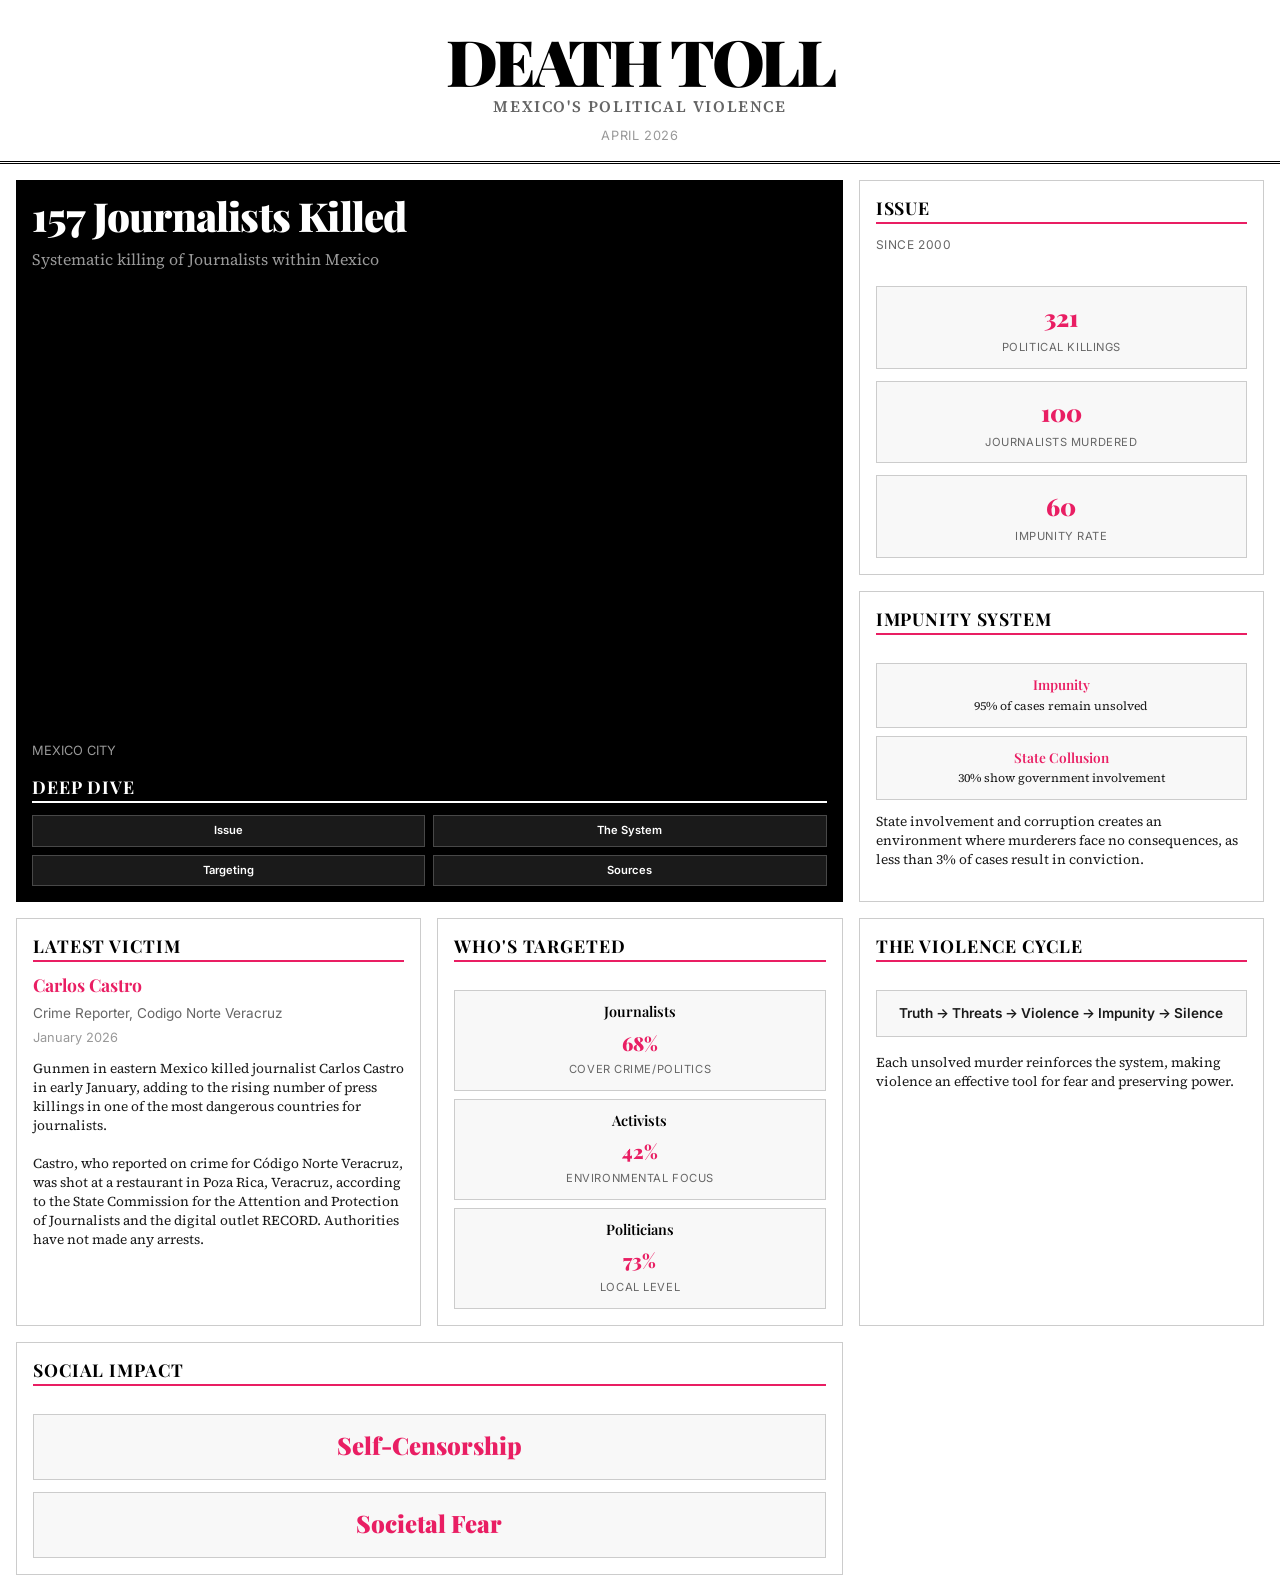
<file: index.html>
<!DOCTYPE html>
<html lang="en">

<head>
    <meta charset="UTF-8">
    <meta name="viewport" content="width=device-width, initial-scale=1.0">
    <title>DEATH TOLL - Mexico's Crisis of Violence</title>
    <link rel="stylesheet" href="styles.css">
    <link rel="preconnect" href="https://fonts.googleapis.com">
    <link rel="preconnect" href="https://fonts.gstatic.com" crossorigin>
    <link
        href="https://fonts.googleapis.com/css2?family=Playfair+Display:wght@400;700;900&family=Inter:wght@300;400;500;600;700&family=Source+Serif+Pro:wght@400;600&display=swap"
        rel="stylesheet">
</head>

<body>
    <div class="newspaper-container">
        <!-- Masthead -->
        <header class="newspaper-masthead">
            <div class="masthead-title">DEATH TOLL</div>
            <div class="masthead-subtitle">Mexico's Political Violence</div>
            <div class="masthead-date">April 2026</div>
        </header>

        <!-- Grid Layout -->
        <div class="newspaper-grid">
            <!-- Main Story Block -->
            <article class="story-block main-story">
                <h1 class="story-headline">157 Journalists Killed</h1>
                <div class="story-deck">Systematic killing of Journalists within Mexico</div>
                <div class="story-meta">
                    <span class="location">MEXICO CITY</span>
                </div>
                <div class="section-links">
                    <h2 class="block-title">DEEP DIVE</h2>
                    <div class="section-links-grid">
                        <a href="sections/issue.html" class="section-link">Issue</a>
                        <a href="sections/system.html" class="section-link">The System</a>
                        <a href="sections/targeting.html" class="section-link">Targeting</a>
                        <a href="sections/normalization.html" class="section-link">Sources</a>
                    </div>
                </div>
            </article>

            <!-- Statistics Block -->
            <article class="story-block stats-block">
                <h2 class="block-title">ISSUE</h2>
                <p class="block-subtitle">Since 2000</p>
                <div class="stats-grid">
                    <div class="stat-item">
                        <div class="stat-number">503</div>
                        <div class="stat-label">Political Killings</div>
                    </div>
                    <div class="stat-item">
                        <div class="stat-number">157</div>
                        <div class="stat-label">Journalists Murdered</div>
                    </div>
                    <div class="stat-item">
                        <div class="stat-number">95%</div>
                        <div class="stat-label">Impunity Rate</div>
                    </div>
                </div>
            </article>

            <!-- System Analysis Block -->
            <article class="story-block system-block">
                <h2 class="block-title">IMPUNITY SYSTEM</h2>
                <div class="system-factors">
                    <div class="factor">
                        <h4>Impunity</h4>
                        <p>95% of cases remain unsolved</p>
                    </div>
                    <div class="factor">
                        <h4>State Collusion</h4>
                        <p>30% show government involvement</p>
                    </div>
                </div>
                <p class="block-text">State involvement and corruption creates an environment where murderers face no
                    consequences, as less than 3% of cases result in conviction.</p>
            </article>

            <!-- Journalist Headline Block -->
            <article class="story-block journalist-block">
                <h2 class="block-title">LATEST VICTIM</h2>
                <div class="journalist-content">
                    <h3 class="journalist-name">Carlos Castro</h3>
                    <p class="journalist-role">Crime Reporter, Codigo Norte Veracruz</p>
                    <p class="journalist-date">January 2026</p>
                    <p class="block-text">Gunmen in eastern Mexico killed journalist Carlos Castro in early January, adding to the rising number of press killings in
                        one of the most dangerous countries for journalists.
                        <br> <br>Castro, who reported on crime for Código Norte Veracruz, was shot at a restaurant in
                        Poza Rica, Veracruz, according to the State Commission for the Attention and Protection of
                        Journalists and the digital outlet RECORD. Authorities have not made any arrests.
                    </p>
                </div>
            </article>

            <!-- Targeting Block -->
            <article class="story-block targeting-block">
                <h2 class="block-title">WHO'S TARGETED</h2>
                <div class="target-grid">
                    <div class="target-item">
                        <h3>Journalists</h3>
                        <div class="target-stat">68%</div>
                        <div class="target-desc">cover crime/politics</div>
                    </div>
                    <div class="target-item">
                        <h3>Activists</h3>
                        <div class="target-stat">42%</div>
                        <div class="target-desc">environmental focus</div>
                    </div>
                    <div class="target-item">
                        <h3>Politicians</h3>
                        <div class="target-stat">73%</div>
                        <div class="target-desc">local level</div>
                    </div>
                </div>
            </article>

            <!-- Cycle Block -->
            <article class="story-block cycle-block">
                <h2 class="block-title">THE VIOLENCE CYCLE</h2>
                <div class="cycle-steps">
                    <div class="cycle-step">Truth → Threats → Violence → Impunity → Silence</div>
                </div>
                <p class="block-text">Each unsolved murder reinforces the system, making violence
                    an effective tool for fear and preserving power.</p>
            </article>


            <!-- Impact Block -->
            <article class="story-block impact-block">
                <h2 class="block-title">SOCIAL IMPACT</h2>
                <div class="impact-stats">
                    <div class="impact-stat">
                        <div class="impact-number">Self-Censorship</div>
                    </div>
                    <div class="impact-stat">
                        <div class="impact-number">Societal Fear</div>
                    </div>
                </div>
            </article>

        </div>

    </div>

    <script src="script.js"></script>
</body>

</html>
</file>
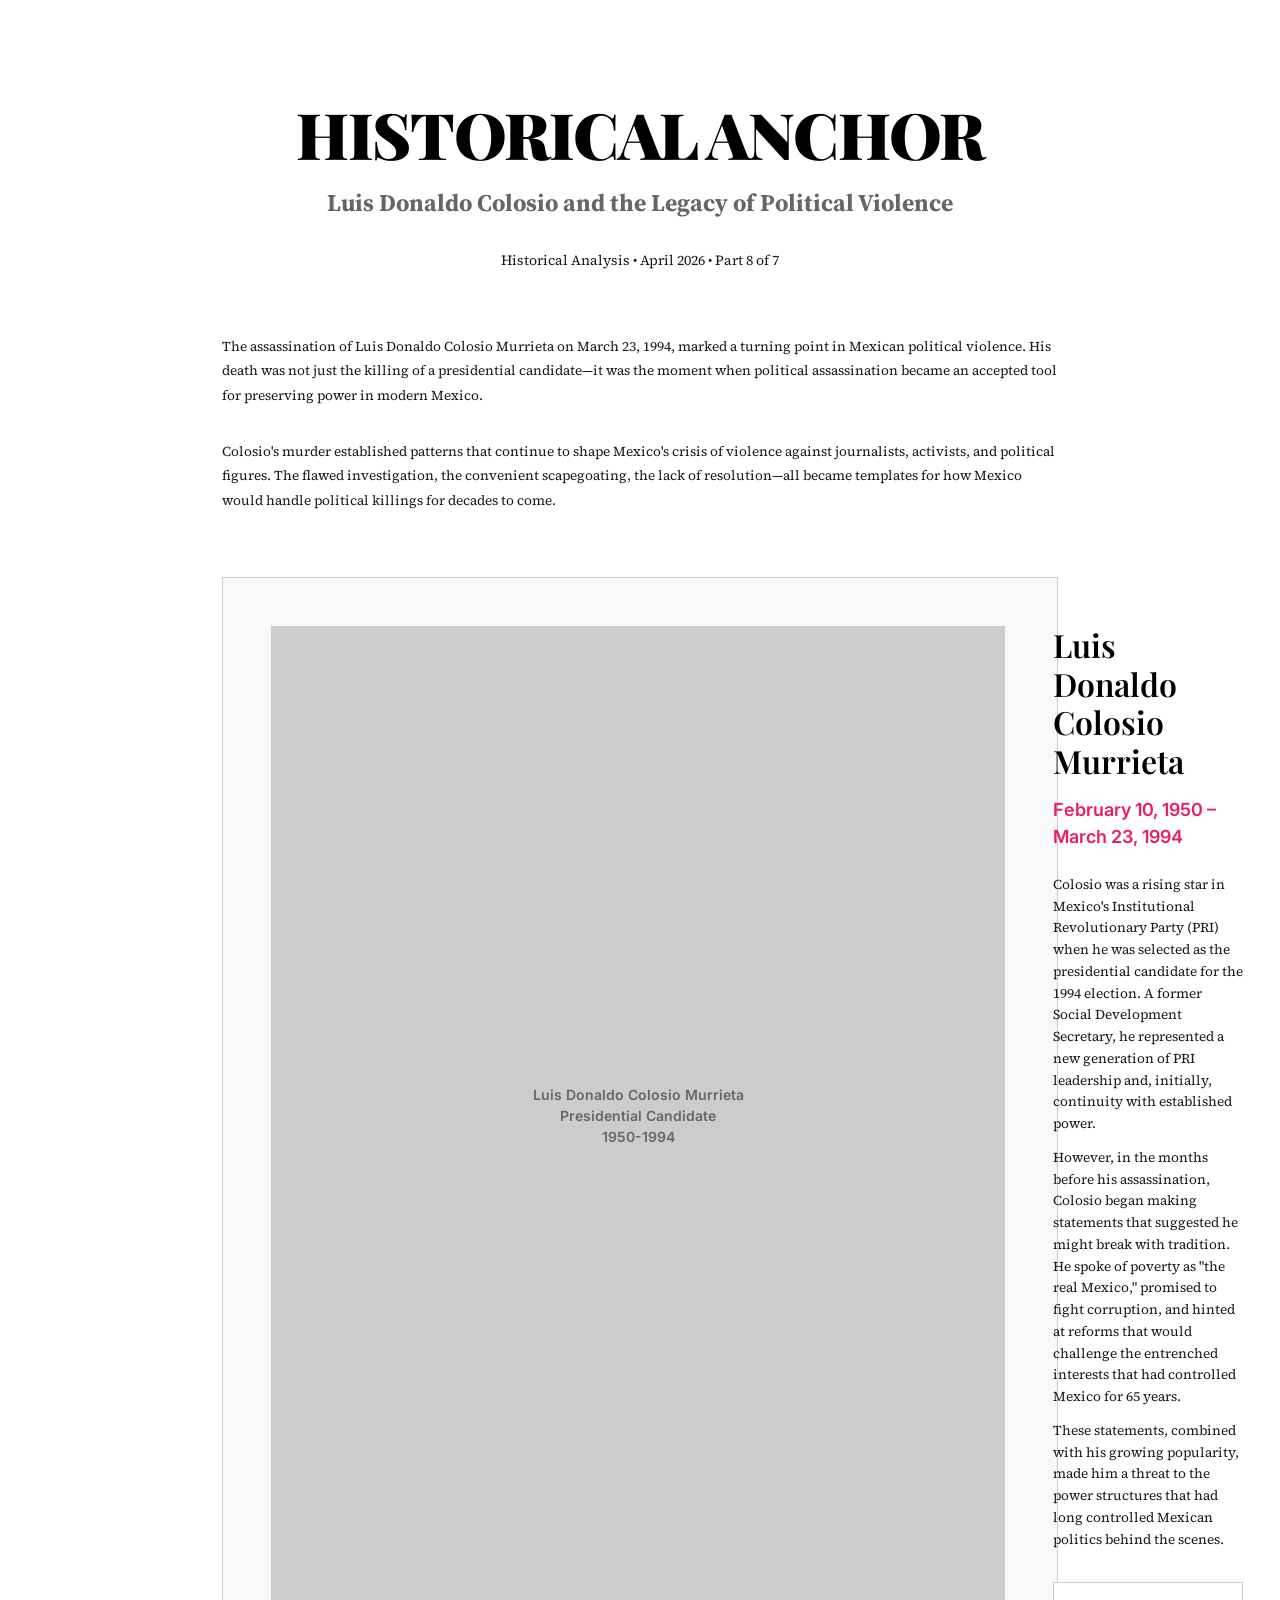
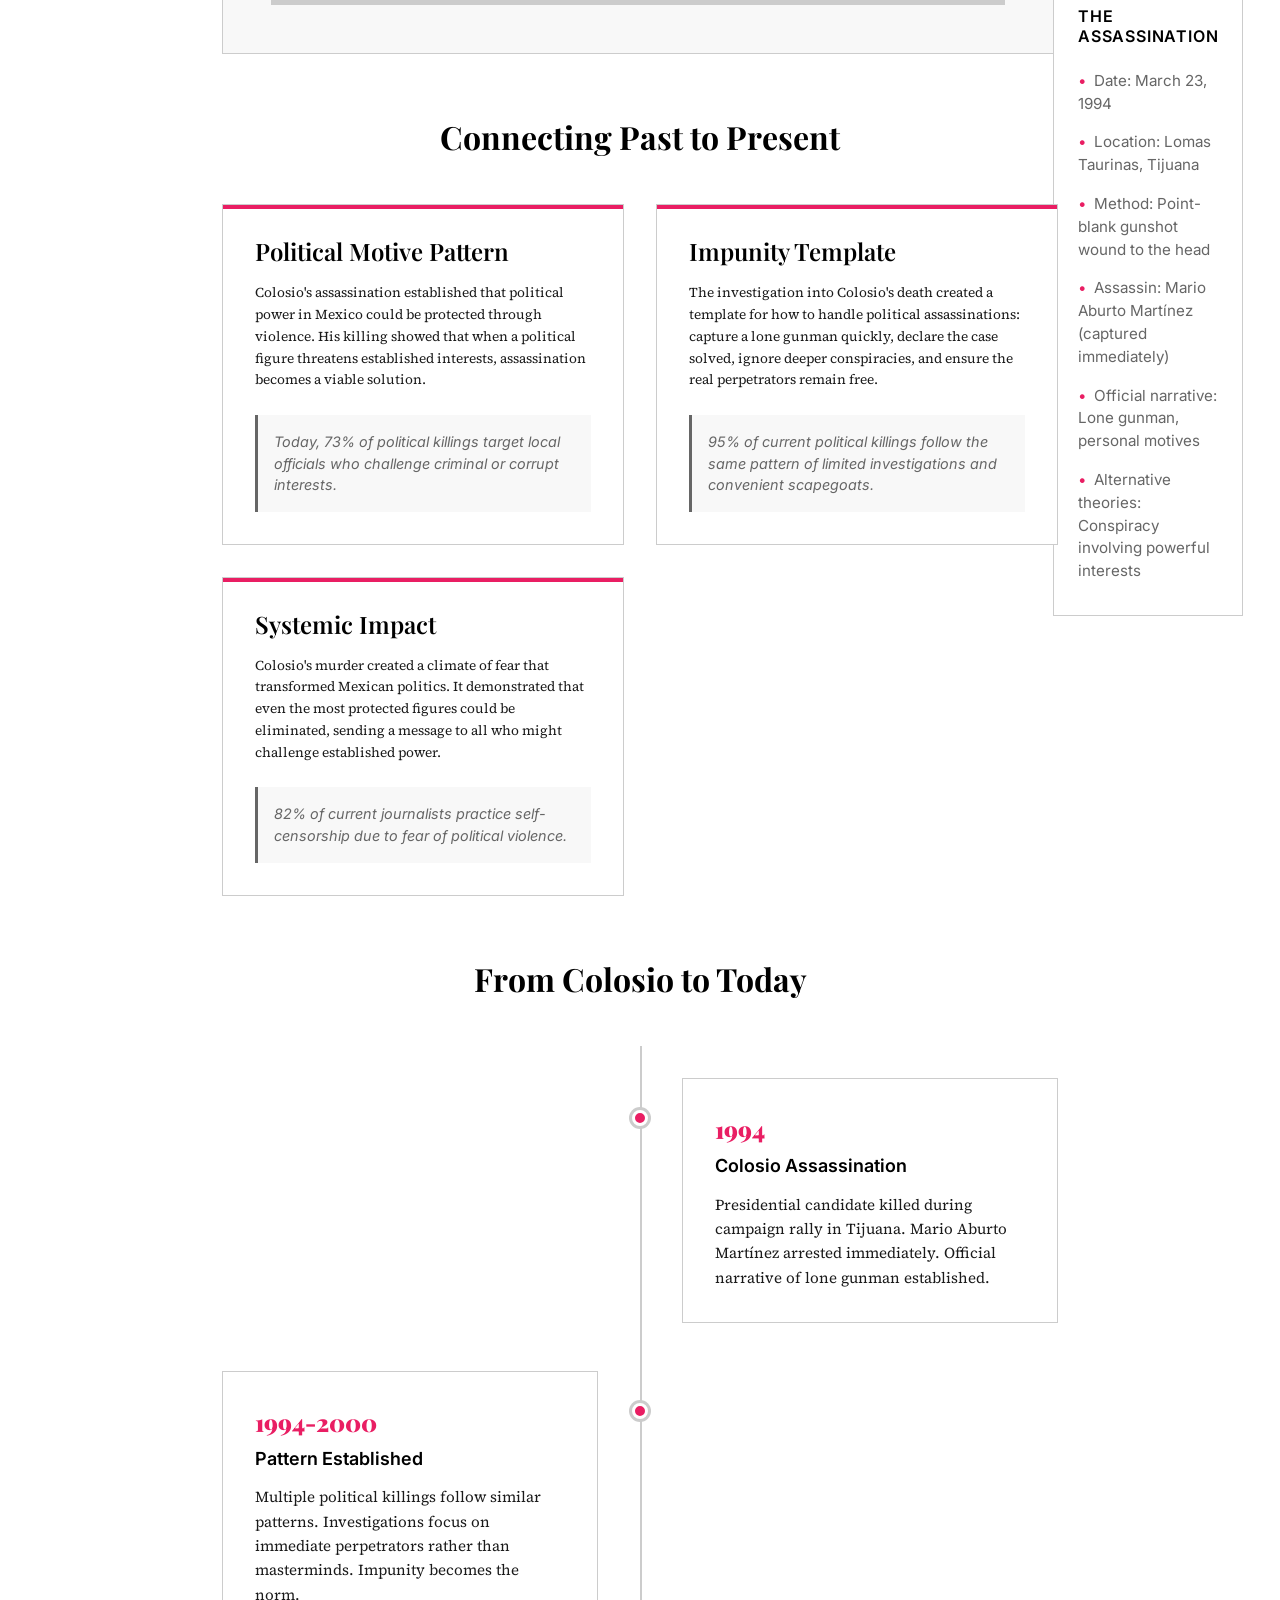
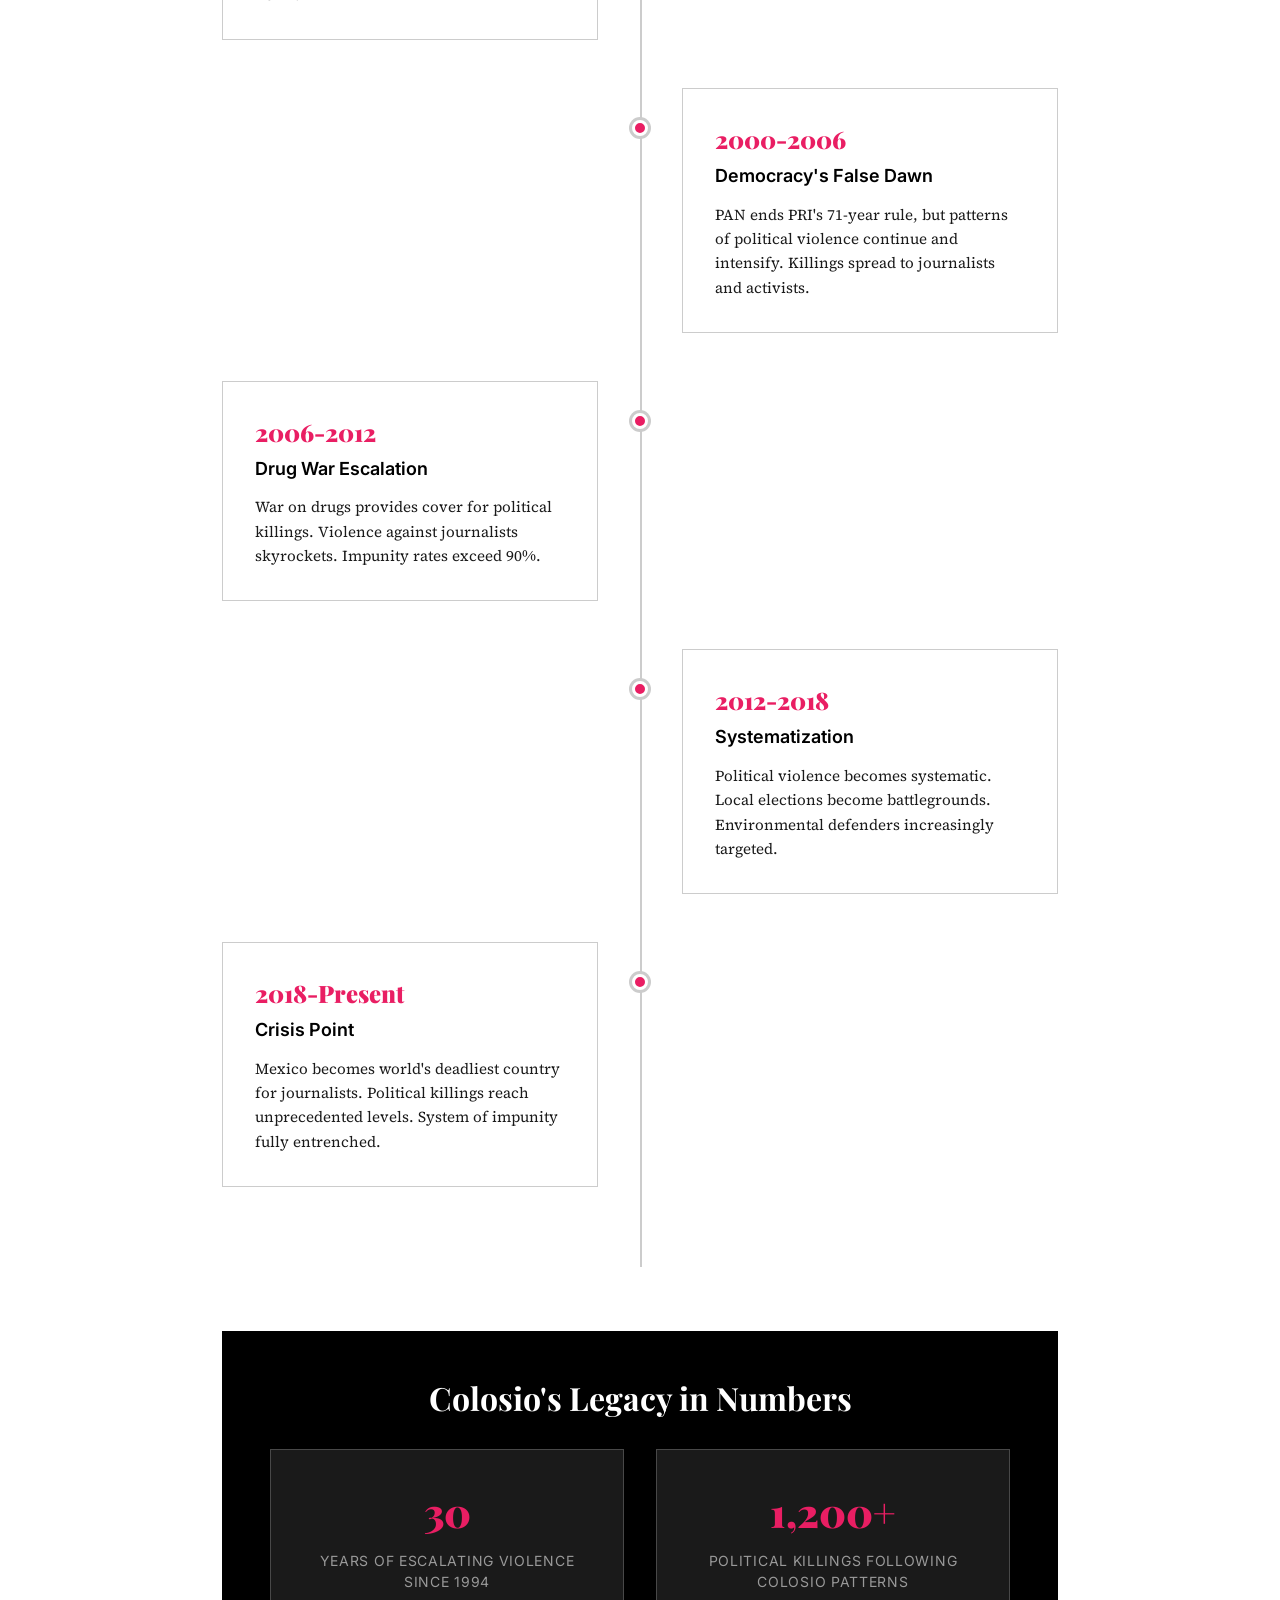
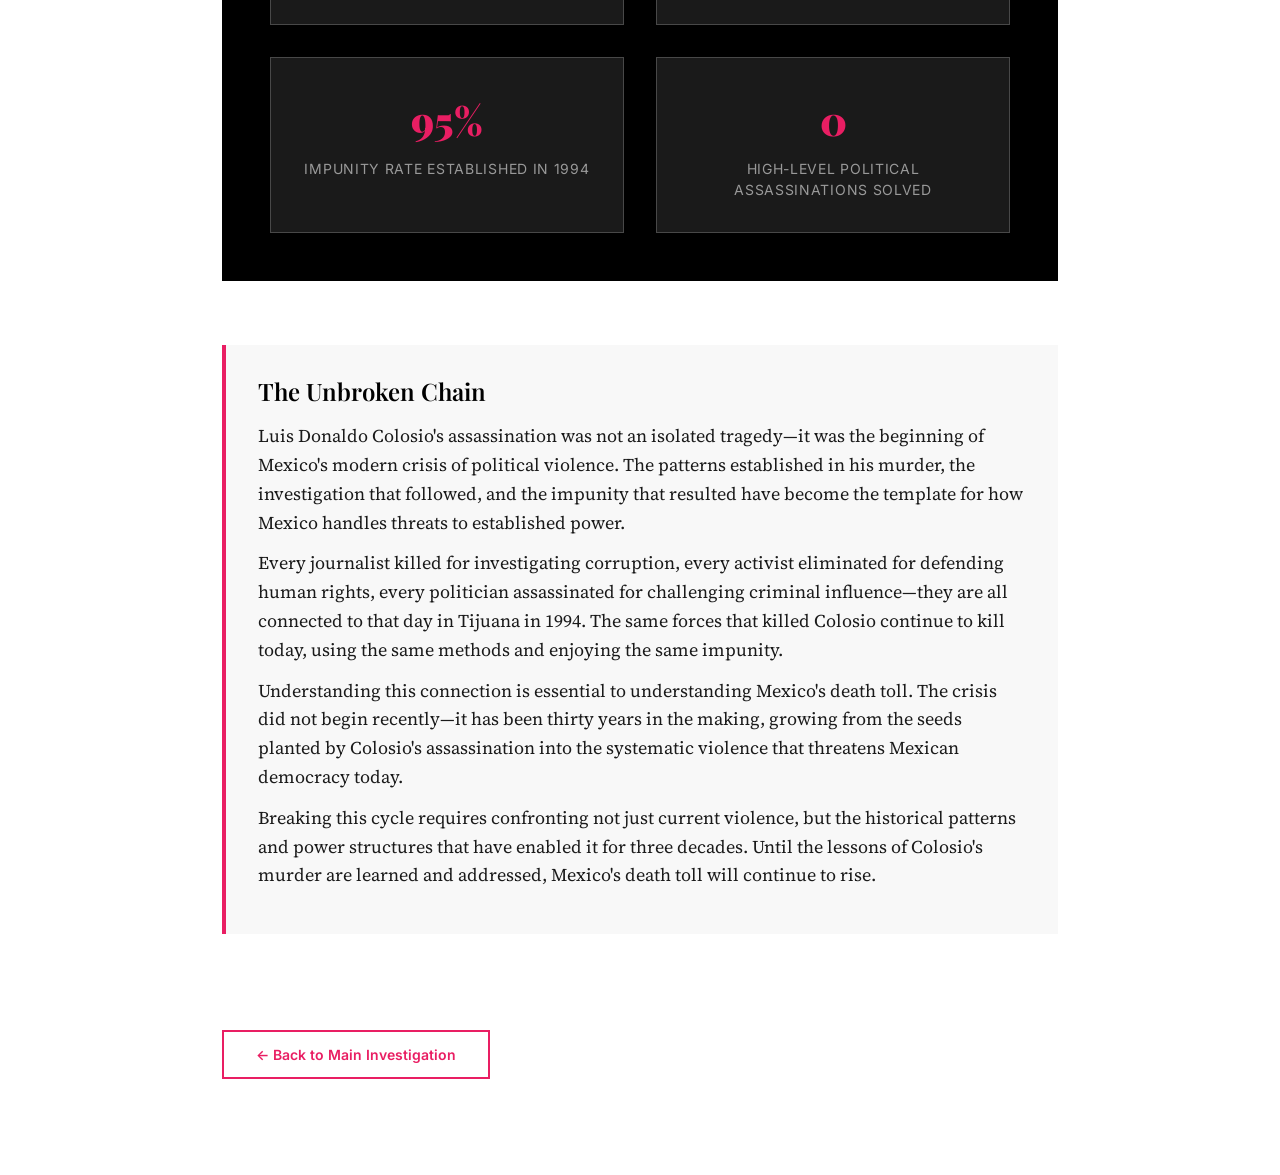
<file: sections/history.html>
<!DOCTYPE html>
<html lang="en">
<head>
    <meta charset="UTF-8">
    <meta name="viewport" content="width=device-width, initial-scale=1.0">
    <title>Historical Anchor: Luis Donaldo Colosio - Death Toll Investigation</title>
    <link rel="stylesheet" href="../styles.css">
    <link rel="preconnect" href="https://fonts.googleapis.com">
    <link rel="preconnect" href="https://fonts.gstatic.com" crossorigin>
    <link href="https://fonts.googleapis.com/css2?family=Playfair+Display:wght@400;700;900&family=Inter:wght@300;400;500;600;700&family=Source+Serif+Pro:wght@400;600&display=swap" rel="stylesheet">
    <style>
        .history-detail {
            max-width: 900px;
            margin: 0 auto;
            padding: 6rem 2rem;
        }
        
        .detail-header {
            text-align: center;
            margin-bottom: 4rem;
        }
        
        .detail-title {
            font-family: var(--font-display);
            font-size: clamp(2.5rem, 6vw, 4rem);
            font-weight: 900;
            color: var(--color-black);
            margin-bottom: 1rem;
        }
        
        .detail-subtitle {
            font-family: var(--font-serif);
            font-size: 1.5rem;
            color: var(--color-gray);
            margin-bottom: 2rem;
        }
        
        .history-overview {
            font-family: var(--font-serif);
            line-height: 1.8;
            font-size: 1.125rem;
            color: var(--color-dark-gray);
            margin-bottom: 3rem;
        }
        
        .history-overview p {
            max-width: none;
            margin-bottom: 2rem;
        }
        
        .colosio-feature {
            display: grid;
            grid-template-columns: 1fr 1fr;
            gap: 3rem;
            margin: 4rem 0;
            background: var(--color-off-white);
            border: 1px solid var(--color-lighter-gray);
            padding: 3rem;
        }
        
        .colosio-image {
            aspect-ratio: 3/4;
            background: var(--color-lighter-gray);
            display: flex;
            align-items: center;
            justify-content: center;
            color: var(--color-gray);
            font-family: var(--font-sans);
            font-weight: 600;
            text-align: center;
            padding: 2rem;
        }
        
        .colosio-info h3 {
            font-family: var(--font-display);
            font-size: 2rem;
            color: var(--color-black);
            margin-bottom: 1rem;
        }
        
        .colosio-dates {
            font-family: var(--font-sans);
            font-size: 1.125rem;
            color: var(--color-accent);
            margin-bottom: 1.5rem;
            font-weight: 600;
        }
        
        .colosio-bio {
            font-family: var(--font-serif);
            line-height: 1.6;
            color: var(--color-dark-gray);
            margin-bottom: 2rem;
        }
        
        .assassination-details {
            background: var(--color-white);
            border: 1px solid var(--color-lighter-gray);
            padding: 1.5rem;
            margin-top: 2rem;
        }
        
        .assassination-details h4 {
            font-family: var(--font-sans);
            font-size: 1rem;
            font-weight: 600;
            color: var(--color-black);
            margin-bottom: 1rem;
            text-transform: uppercase;
            letter-spacing: 0.05em;
        }
        
        .assassination-details ul {
            list-style: none;
        }
        
        .assassination-details li {
            padding: 0.5rem 0;
            font-family: var(--font-sans);
            font-size: 0.95rem;
            color: var(--color-gray);
        }
        
        .assassination-details li::before {
            content: '•';
            color: var(--color-accent);
            margin-right: 0.5rem;
        }
        
        .connections-section {
            margin: 4rem 0;
        }
        
        .connections-section h2 {
            font-family: var(--font-display);
            font-size: 2rem;
            color: var(--color-black);
            text-align: center;
            margin-bottom: 3rem;
        }
        
        .connections-grid {
            display: grid;
            grid-template-columns: repeat(auto-fit, minmax(300px, 1fr));
            gap: 2rem;
        }
        
        .connection-card {
            background: var(--color-white);
            border: 1px solid var(--color-lighter-gray);
            padding: 2rem;
            position: relative;
        }
        
        .connection-card::before {
            content: '';
            position: absolute;
            top: 0;
            left: 0;
            right: 0;
            height: 4px;
            background: var(--color-accent);
        }
        
        .connection-title {
            font-family: var(--font-display);
            font-size: 1.5rem;
            color: var(--color-black);
            margin-bottom: 1rem;
        }
        
        .connection-description {
            font-family: var(--font-serif);
            line-height: 1.6;
            color: var(--color-dark-gray);
            margin-bottom: 1.5rem;
        }
        
        .connection-example {
            background: var(--color-off-white);
            border-left: 3px solid var(--color-gray);
            padding: 1rem;
            font-family: var(--font-sans);
            font-style: italic;
            color: var(--color-gray);
            font-size: 0.9rem;
            margin-top: 1rem;
        }
        
        .timeline-section {
            margin: 4rem 0;
        }
        
        .timeline-section h2 {
            font-family: var(--font-display);
            font-size: 2rem;
            color: var(--color-black);
            text-align: center;
            margin-bottom: 3rem;
        }
        
        .historical-timeline {
            position: relative;
            padding: 2rem 0;
        }
        
        .historical-timeline::before {
            content: '';
            position: absolute;
            left: 50%;
            top: 0;
            bottom: 0;
            width: 2px;
            background: var(--color-lighter-gray);
        }
        
        .timeline-event {
            display: flex;
            margin-bottom: 3rem;
            position: relative;
        }
        
        .timeline-event:nth-child(odd) {
            flex-direction: row-reverse;
        }
        
        .event-content {
            width: 45%;
            background: var(--color-white);
            border: 1px solid var(--color-lighter-gray);
            padding: 2rem;
        }
        
        .event-year {
            font-family: var(--font-display);
            font-size: 1.5rem;
            font-weight: 900;
            color: var(--color-accent);
            margin-bottom: 0.5rem;
        }
        
        .event-title {
            font-family: var(--font-sans);
            font-size: 1.125rem;
            font-weight: 600;
            color: var(--color-black);
            margin-bottom: 1rem;
        }
        
        .event-description {
            font-family: var(--font-serif);
            line-height: 1.6;
            color: var(--color-dark-gray);
            font-size: 0.95rem;
        }
        
        .timeline-dot {
            position: absolute;
            left: 50%;
            top: 2rem;
            transform: translateX(-50%);
            width: 16px;
            height: 16px;
            background: var(--color-accent);
            border-radius: 50%;
            border: 3px solid var(--color-white);
            box-shadow: 0 0 0 3px var(--color-lighter-gray);
        }
        
        .legacy-section {
            background: var(--color-black);
            color: var(--color-white);
            padding: 3rem;
            margin: 4rem 0;
        }
        
        .legacy-section h2 {
            font-family: var(--font-display);
            font-size: 2rem;
            color: var(--color-white);
            text-align: center;
            margin-bottom: 2rem;
        }
        
        .legacy-grid {
            display: grid;
            grid-template-columns: repeat(auto-fit, minmax(250px, 1fr));
            gap: 2rem;
        }
        
        .legacy-item {
            background: rgba(255, 255, 255, 0.1);
            border: 1px solid rgba(255, 255, 255, 0.2);
            padding: 2rem;
            text-align: center;
        }
        
        .legacy-number {
            font-family: var(--font-display);
            font-size: 2.5rem;
            font-weight: 900;
            color: var(--color-accent);
            margin-bottom: 0.5rem;
        }
        
        .legacy-label {
            font-family: var(--font-sans);
            font-size: 0.875rem;
            color: var(--color-light-gray);
            text-transform: uppercase;
            letter-spacing: 0.05em;
        }
        
        .conclusion {
            background: var(--color-off-white);
            border-left: 4px solid var(--color-accent);
            padding: 2rem;
            margin: 3rem 0;
        }
        
        .conclusion h3 {
            font-family: var(--font-display);
            font-size: 1.5rem;
            color: var(--color-black);
            margin-bottom: 1rem;
        }
        
        .conclusion p {
            font-family: var(--font-serif);
            line-height: 1.6;
            color: var(--color-dark-gray);
            font-size: 1.125rem;
        }
        
        .back-link {
            display: inline-block;
            margin-top: 3rem;
            font-family: var(--font-sans);
            font-weight: 600;
            color: var(--color-accent);
            text-decoration: none;
            padding: 0.75rem 2rem;
            border: 2px solid var(--color-accent);
            transition: all 0.2s ease;
        }
        
        .back-link:hover {
            background: var(--color-accent);
            color: var(--color-white);
        }
        
        @media (max-width: 768px) {
            .colosio-feature {
                grid-template-columns: 1fr;
            }
            
            .historical-timeline::before {
                left: 2rem;
            }
            
            .timeline-event {
                flex-direction: column !important;
                padding-left: 4rem;
            }
            
            .event-content {
                width: 100%;
            }
            
            .timeline-dot {
                left: 2rem;
            }
        }
    </style>
</head>
<body>
    <div class="history-detail">
        <header class="detail-header">
            <h1 class="detail-title">HISTORICAL ANCHOR</h1>
            <h2 class="detail-subtitle">Luis Donaldo Colosio and the Legacy of Political Violence</h2>
            <div class="detail-meta">
                <span>Historical Analysis</span> • 
                <span>April 2026</span> • 
                <span>Part 8 of 7</span>
            </div>
        </header>
        
        <main>
            <div class="history-overview">
                <p>The assassination of Luis Donaldo Colosio Murrieta on March 23, 1994, marked a turning point in Mexican political violence. His death was not just the killing of a presidential candidate—it was the moment when political assassination became an accepted tool for preserving power in modern Mexico.</p>
                
                <p>Colosio's murder established patterns that continue to shape Mexico's crisis of violence against journalists, activists, and political figures. The flawed investigation, the convenient scapegoating, the lack of resolution—all became templates for how Mexico would handle political killings for decades to come.</p>
            </div>
            
            <div class="colosio-feature">
                <div class="colosio-image">
                    Luis Donaldo Colosio Murrieta<br>
                    Presidential Candidate<br>
                    1950-1994
                </div>
                <div class="colosio-info">
                    <h3>Luis Donaldo Colosio Murrieta</h3>
                    <div class="colosio-dates">February 10, 1950 – March 23, 1994</div>
                    <div class="colosio-bio">
                        <p>Colosio was a rising star in Mexico's Institutional Revolutionary Party (PRI) when he was selected as the presidential candidate for the 1994 election. A former Social Development Secretary, he represented a new generation of PRI leadership and, initially, continuity with established power.</p>
                        
                        <p>However, in the months before his assassination, Colosio began making statements that suggested he might break with tradition. He spoke of poverty as "the real Mexico," promised to fight corruption, and hinted at reforms that would challenge the entrenched interests that had controlled Mexico for 65 years.</p>
                        
                        <p>These statements, combined with his growing popularity, made him a threat to the power structures that had long controlled Mexican politics behind the scenes.</p>
                    </div>
                    
                    <div class="assassination-details">
                        <h4>The Assassination</h4>
                        <ul>
                            <li>Date: March 23, 1994</li>
                            <li>Location: Lomas Taurinas, Tijuana</li>
                            <li>Method: Point-blank gunshot wound to the head</li>
                            <li>Assassin: Mario Aburto Martínez (captured immediately)</li>
                            <li>Official narrative: Lone gunman, personal motives</li>
                            <li>Alternative theories: Conspiracy involving powerful interests</li>
                        </ul>
                    </div>
                </div>
            </div>
            
            <div class="connections-section">
                <h2>Connecting Past to Present</h2>
                <div class="connections-grid">
                    <div class="connection-card">
                        <h3 class="connection-title">Political Motive Pattern</h3>
                        <div class="connection-description">
                            <p>Colosio's assassination established that political power in Mexico could be protected through violence. His killing showed that when a political figure threatens established interests, assassination becomes a viable solution.</p>
                        </div>
                        <div class="connection-example">
                            Today, 73% of political killings target local officials who challenge criminal or corrupt interests.
                        </div>
                    </div>
                    
                    <div class="connection-card">
                        <h3 class="connection-title">Impunity Template</h3>
                        <div class="connection-description">
                            <p>The investigation into Colosio's death created a template for how to handle political assassinations: capture a lone gunman quickly, declare the case solved, ignore deeper conspiracies, and ensure the real perpetrators remain free.</p>
                        </div>
                        <div class="connection-example">
                            95% of current political killings follow the same pattern of limited investigations and convenient scapegoats.
                        </div>
                    </div>
                    
                    <div class="connection-card">
                        <h3 class="connection-title">Systemic Impact</h3>
                        <div class="connection-description">
                            <p>Colosio's murder created a climate of fear that transformed Mexican politics. It demonstrated that even the most protected figures could be eliminated, sending a message to all who might challenge established power.</p>
                        </div>
                        <div class="connection-example">
                            82% of current journalists practice self-censorship due to fear of political violence.
                        </div>
                    </div>
                </div>
            </div>
            
            <div class="timeline-section">
                <h2>From Colosio to Today</h2>
                <div class="historical-timeline">
                    <div class="timeline-event">
                        <div class="event-content">
                            <div class="event-year">1994</div>
                            <h3 class="event-title">Colosio Assassination</h3>
                            <div class="event-description">
                                Presidential candidate killed during campaign rally in Tijuana. Mario Aburto Martínez arrested immediately. Official narrative of lone gunman established.
                            </div>
                        </div>
                        <div class="timeline-dot"></div>
                    </div>
                    
                    <div class="timeline-event">
                        <div class="event-content">
                            <div class="event-year">1994-2000</div>
                            <h3 class="event-title">Pattern Established</h3>
                            <div class="event-description">
                                Multiple political killings follow similar patterns. Investigations focus on immediate perpetrators rather than masterminds. Impunity becomes the norm.
                            </div>
                        </div>
                        <div class="timeline-dot"></div>
                    </div>
                    
                    <div class="timeline-event">
                        <div class="event-content">
                            <div class="event-year">2000-2006</div>
                            <h3 class="event-title">Democracy's False Dawn</h3>
                            <div class="event-description">
                                PAN ends PRI's 71-year rule, but patterns of political violence continue and intensify. Killings spread to journalists and activists.
                            </div>
                        </div>
                        <div class="timeline-dot"></div>
                    </div>
                    
                    <div class="timeline-event">
                        <div class="event-content">
                            <div class="event-year">2006-2012</div>
                            <h3 class="event-title">Drug War Escalation</h3>
                            <div class="event-description">
                                War on drugs provides cover for political killings. Violence against journalists skyrockets. Impunity rates exceed 90%.
                            </div>
                        </div>
                        <div class="timeline-dot"></div>
                    </div>
                    
                    <div class="timeline-event">
                        <div class="event-content">
                            <div class="event-year">2012-2018</div>
                            <h3 class="event-title">Systematization</h3>
                            <div class="event-description">
                                Political violence becomes systematic. Local elections become battlegrounds. Environmental defenders increasingly targeted.
                            </div>
                        </div>
                        <div class="timeline-dot"></div>
                    </div>
                    
                    <div class="timeline-event">
                        <div class="event-content">
                            <div class="event-year">2018-Present</div>
                            <h3 class="event-title">Crisis Point</h3>
                            <div class="event-description">
                                Mexico becomes world's deadliest country for journalists. Political killings reach unprecedented levels. System of impunity fully entrenched.
                            </div>
                        </div>
                        <div class="timeline-dot"></div>
                    </div>
                </div>
            </div>
            
            <div class="legacy-section">
                <h2>Colosio's Legacy in Numbers</h2>
                <div class="legacy-grid">
                    <div class="legacy-item">
                        <div class="legacy-number">30</div>
                        <div class="legacy-label">Years of escalating violence since 1994</div>
                    </div>
                    <div class="legacy-item">
                        <div class="legacy-number">1,200+</div>
                        <div class="legacy-label">Political killings following Colosio patterns</div>
                    </div>
                    <div class="legacy-item">
                        <div class="legacy-number">95%</div>
                        <div class="legacy-label">Impunity rate established in 1994</div>
                    </div>
                    <div class="legacy-item">
                        <div class="legacy-number">0</div>
                        <div class="legacy-label">High-level political assassinations solved</div>
                    </div>
                </div>
            </div>
            
            <div class="conclusion">
                <h3>The Unbroken Chain</h3>
                <p>Luis Donaldo Colosio's assassination was not an isolated tragedy—it was the beginning of Mexico's modern crisis of political violence. The patterns established in his murder, the investigation that followed, and the impunity that resulted have become the template for how Mexico handles threats to established power.</p>
                
                <p>Every journalist killed for investigating corruption, every activist eliminated for defending human rights, every politician assassinated for challenging criminal influence—they are all connected to that day in Tijuana in 1994. The same forces that killed Colosio continue to kill today, using the same methods and enjoying the same impunity.</p>
                
                <p>Understanding this connection is essential to understanding Mexico's death toll. The crisis did not begin recently—it has been thirty years in the making, growing from the seeds planted by Colosio's assassination into the systematic violence that threatens Mexican democracy today.</p>
                
                <p>Breaking this cycle requires confronting not just current violence, but the historical patterns and power structures that have enabled it for three decades. Until the lessons of Colosio's murder are learned and addressed, Mexico's death toll will continue to rise.</p>
            </div>
        </main>
        
        <footer>
            <a href="../index.html" class="back-link">← Back to Main Investigation</a>
        </footer>
    </div>
</body>
</html>
</file>
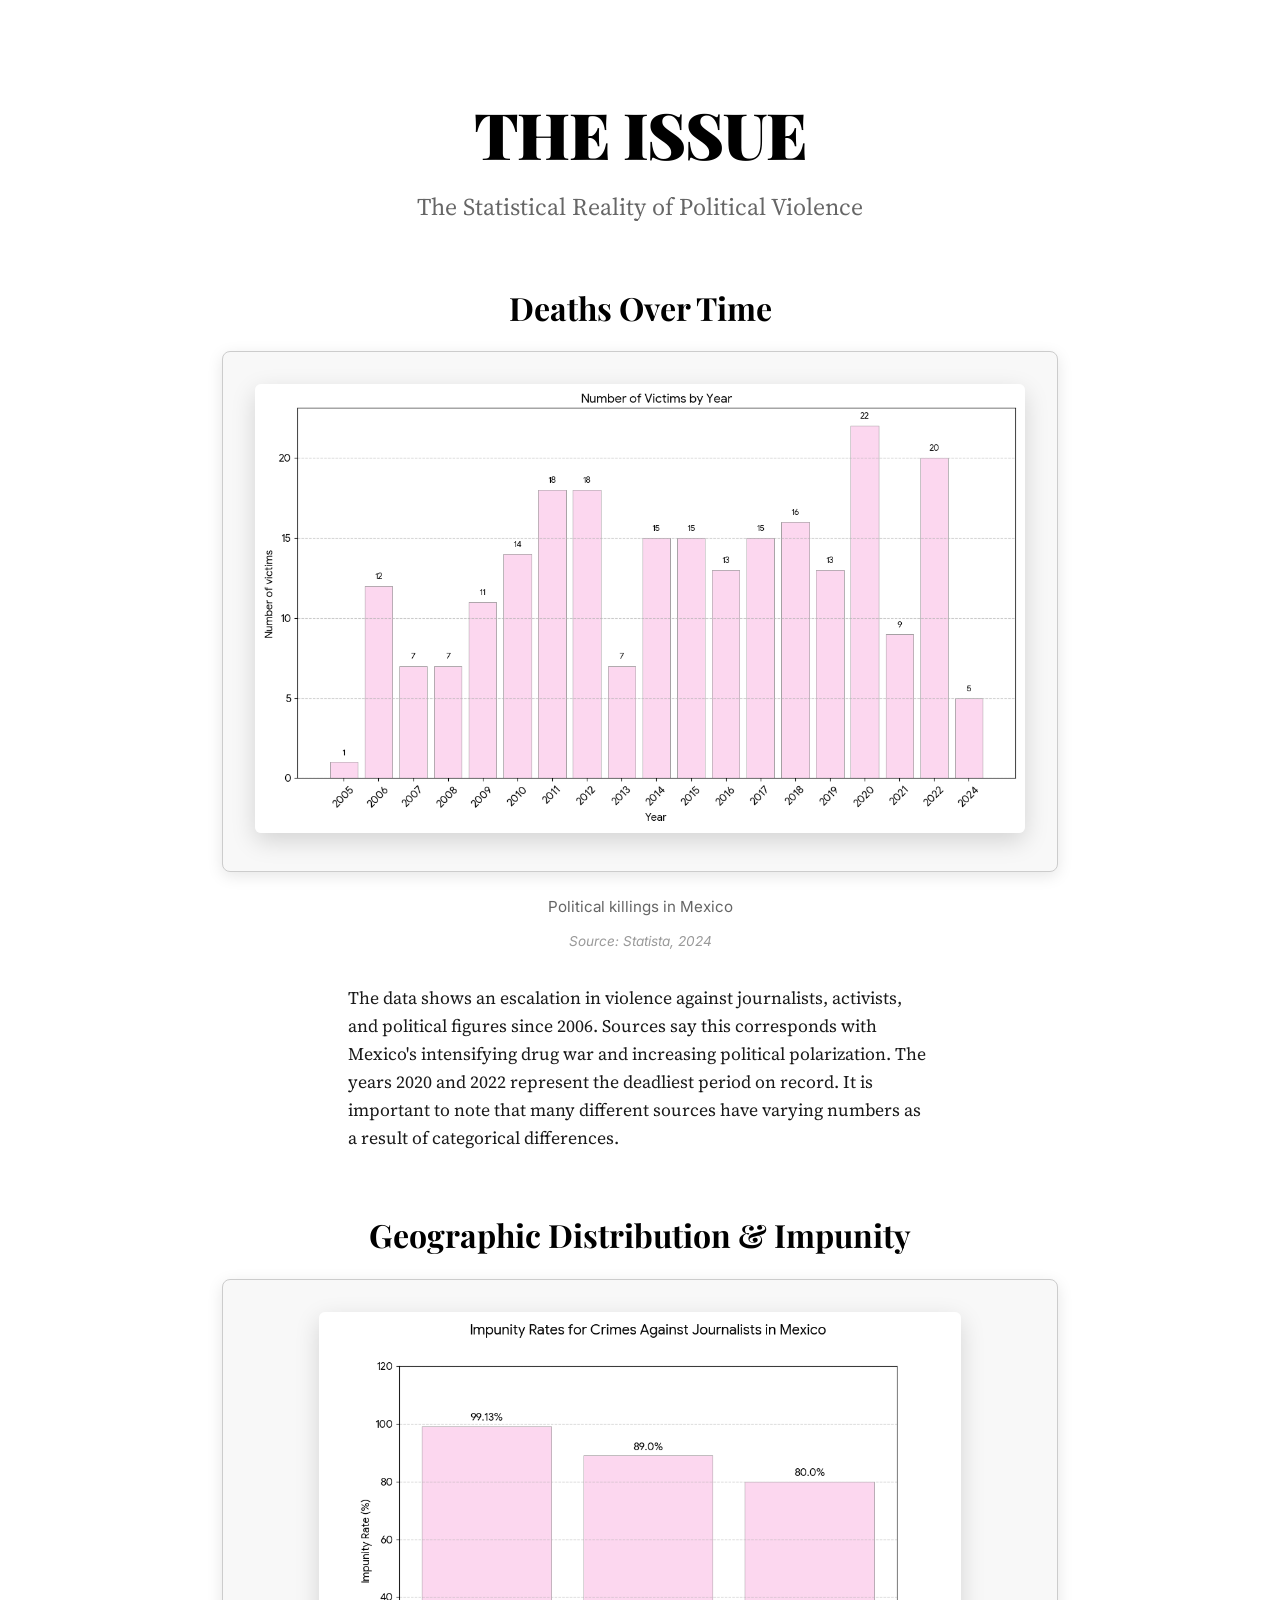
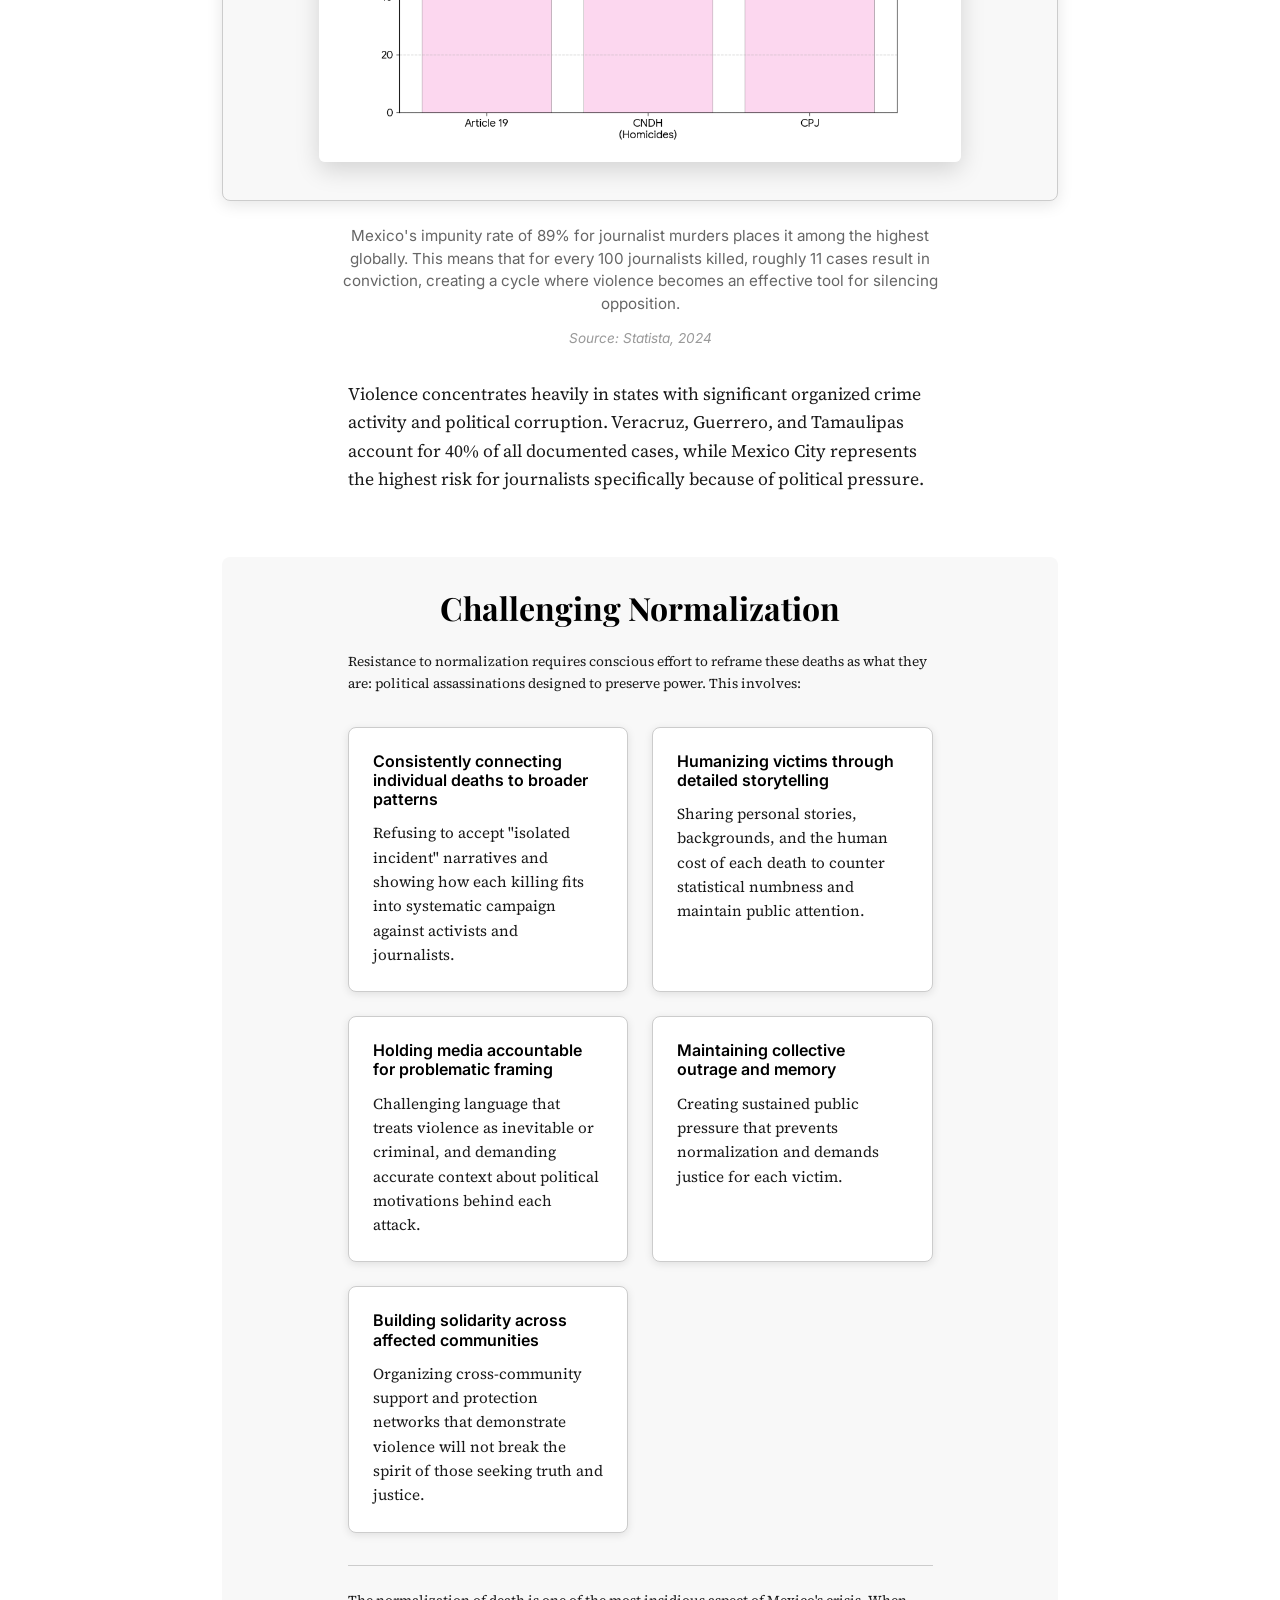
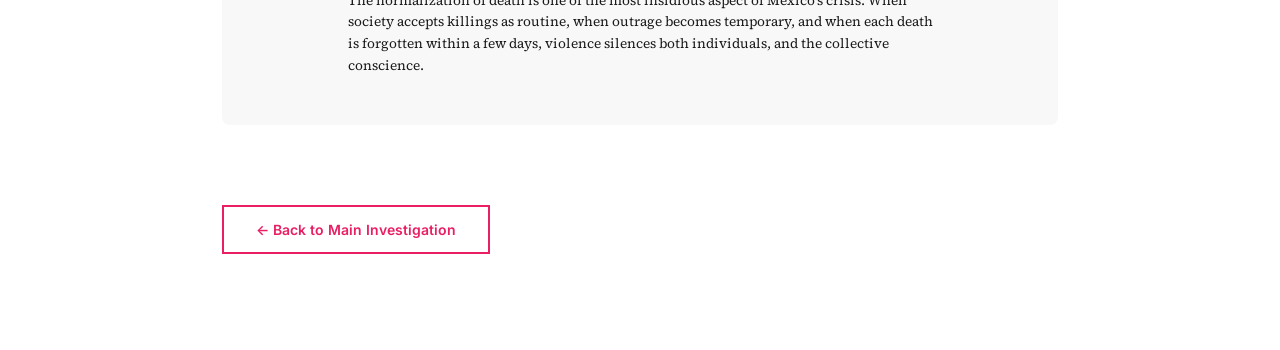
<file: sections/issue.html>
<!DOCTYPE html>
<html lang="en">

<head>
    <meta charset="UTF-8">
    <meta name="viewport" content="width=device-width, initial-scale=1.0">
    <title>The Issue: Statistical Analysis - Death Toll Investigation</title>
    <link rel="stylesheet" href="../styles.css">
    <link rel="preconnect" href="https://fonts.googleapis.com">
    <link rel="preconnect" href="https://fonts.gstatic.com" crossorigin>
    <link
        href="https://fonts.googleapis.com/css2?family=Playfair+Display:wght@400;700;900&family=Inter:wght@300;400;500;600;700&family=Source+Serif+Pro:wght@400;600&display=swap"
        rel="stylesheet">
    <style>
        .issue-detail {
            max-width: 900px;
            margin: 0 auto;
            padding: 6rem 2rem;
        }

        .detail-header {
            text-align: center;
            margin-bottom: 4rem;
        }

        .detail-title {
            font-family: var(--font-display);
            font-size: clamp(2.5rem, 6vw, 4rem);
            font-weight: 900;
            color: var(--color-black);
            margin-bottom: 1rem;
        }

        .detail-subtitle {
            font-family: var(--font-serif);
            font-size: 1.5rem;
            color: var(--color-gray);
            margin-bottom: 2rem;
        }

        .stats-overview {
            display: grid;
            grid-template-columns: repeat(auto-fit, minmax(200px, 1fr));
            gap: 2rem;
            margin: 3rem 0;
        }

        .stat-card {
            text-align: center;
            padding: 2rem;
            background: var(--color-off-white);
            border: 1px solid var(--color-lighter-gray);
        }

        .stat-number {
            font-family: var(--font-display);
            font-size: 3rem;
            font-weight: 900;
            color: var(--color-accent);
            margin-bottom: 0.5rem;
        }

        .stat-label {
            font-family: var(--font-sans);
            font-size: 1rem;
            color: var(--color-gray);
            text-transform: uppercase;
            letter-spacing: 0.05em;
        }

        .temporal-analysis {
            margin: 4rem 0;
        }

        .temporal-chart {
            background: var(--color-off-white);
            border: 1px solid var(--color-lighter-gray);
            padding: 2rem;
            text-align: center;
            border-radius: 8px;
            box-shadow: 0 4px 16px rgba(0, 0, 0, 0.1);
        }

        .temporal-chart img {
            max-width: 100%;
            max-height: 450px;
            height: auto;
            border-radius: 6px;
            box-shadow: 0 8px 24px rgba(0, 0, 0, 0.15);
            transition: transform 0.3s ease;
        }

        .temporal-chart img:hover {
            transform: scale(1.02);
        }

        .geographic-analysis {
            margin: 4rem 0;
        }

        .geographic-map {
            background: var(--color-off-white);
            border: 1px solid var(--color-lighter-gray);
            padding: 2rem;
            text-align: center;
            border-radius: 8px;
            box-shadow: 0 4px 16px rgba(0, 0, 0, 0.1);
        }

        .geographic-map img {
            max-width: 100%;
            max-height: 450px;
            height: auto;
            border-radius: 6px;
            box-shadow: 0 8px 24px rgba(0, 0, 0, 0.15);
            transition: transform 0.3s ease;
        }

        .geographic-map img:hover {
            transform: scale(1.02);
        }

        .analysis-text {
            max-width: 65ch;
            margin: 2rem auto;
            font-family: var(--font-serif);
            font-size: 1.1rem;
            line-height: 1.6;
            color: var(--color-dark-gray);
        }

        .back-link {
            display: inline-block;
            margin-top: 3rem;
            font-family: var(--font-sans);
            font-weight: 600;
            color: var(--color-accent);
            text-decoration: none;
            padding: 0.75rem 2rem;
            border: 2px solid var(--color-accent);
            transition: all 0.2s ease;
        }

        .back-link:hover {
            background: var(--color-accent);
            color: var(--color-white);
        }

        .chart-caption {
            font-family: var(--font-sans);
            font-size: 0.95rem;
            color: var(--color-gray);
            margin-top: 1.5rem;
            line-height: 1.5;
            text-align: center;
            max-width: 600px;
            margin-left: auto;
            margin-right: auto;
        }

        .source-attribution {
            font-family: var(--font-sans);
            font-size: 0.85rem;
            color: var(--color-light-gray);
            font-style: italic;
            margin-top: 0.75rem;
            text-align: center;
        }

        .section-title {
            font-family: var(--font-display);
            font-size: 2rem;
            font-weight: 700;
            color: var(--color-black);
            margin-bottom: 1.5rem;
            text-align: center;
        }

        .challenging-normalization {
            margin: 4rem 0 2rem 0;
            padding: 2rem 2rem 3rem 2rem;
            background: var(--color-off-white);
            border-radius: 8px;
        }

        .normalization-content>p:last-of-type {
            margin-top: 2rem;
            margin-bottom: 0;
            padding-top: 1.5rem;
            border-top: 1px solid var(--color-lighter-gray);
        }

        .normalization-content {
            max-width: 65ch;
            margin: 0 auto;
            font-family: var(--font-serif);
            font-size: 1.1rem;
            line-height: 1.6;
            color: var(--color-dark-gray);
        }

        .normalization-factors {
            display: grid;
            grid-template-columns: repeat(auto-fit, minmax(280px, 1fr));
            gap: 1.5rem;
            margin-top: 2rem;
        }

        .factor-item {
            background: var(--color-white);
            padding: 1.5rem;
            border: 1px solid var(--color-lighter-gray);
            border-radius: 8px;
            box-shadow: 0 2px 8px rgba(0, 0, 0, 0.1);
        }

        .factor-item h4 {
            font-family: var(--font-sans);
            font-size: 1rem;
            color: var(--color-black);
            margin-bottom: 0.75rem;
            font-weight: 600;
        }

        .factor-item p {
            font-family: var(--font-serif);
            line-height: 1.6;
            color: var(--color-dark-gray);
            font-size: 0.95rem;
            margin-bottom: 0;
        }

        @media (max-width: 768px) {

            .temporal-chart img,
            .geographic-map img {
                max-height: 350px;
            }

            .chart-caption {
                font-size: 0.9rem;
            }
        }
    </style>
</head>

<body>
    <div class="issue-detail">
        <header class="detail-header">
            <h1 class="detail-title">THE ISSUE</h1>
            <p class="detail-subtitle">The Statistical Reality of Political Violence</p>
        </header>

        <main>
            <section class="temporal-analysis">
                <h2 class="section-title">Deaths Over Time</h2>
                <div class="temporal-chart">
                    <img src="../photos/deathsgraph.png" alt="Political Killings Over Time" />
                </div>
                <div class="chart-caption">
                    Political killings in Mexico
                </div>
                <div class="source-attribution">Source: Statista, 2024</div>
                <p class="analysis-text">
                    The data shows an escalation in violence against journalists, activists, and political figures
                    since 2006. Sources say this corresponds with Mexico's intensifying drug war and increasing
                    political
                    polarization. The years
                    2020 and 2022 represent the deadliest period on record. It is important to note that many different
                    sources have varying numbers as a result of categorical differences.
                </p>
            </section>

            <section class="geographic-analysis">
                <h2 class="section-title">Geographic Distribution & Impunity</h2>
                <div class="geographic-map">
                    <img src="../photos/impunityrates.png" alt="Impunity Rates by Country" />
                </div>
                <div class="chart-caption">
                    Mexico's impunity rate of 89% for journalist murders places it among the highest globally. This
                    means
                    that for every 100 journalists killed, roughly 11 cases result in conviction, creating a cycle where
                    violence becomes an effective tool for silencing opposition.
                </div>
                <div class="source-attribution">Source: Statista, 2024</div>
                <p class="analysis-text">
                    Violence concentrates heavily in states with significant organized crime activity and political
                    corruption.
                    Veracruz, Guerrero, and Tamaulipas account for 40% of all documented cases,
                    while Mexico City represents the highest risk for journalists specifically because of political
                    pressure.
                </p>
            </section>
        </main>

        <section class="challenging-normalization">
            <h2 class="section-title">Challenging Normalization</h2>
            <div class="normalization-content">
                <p>Resistance to normalization requires conscious effort to reframe these deaths as what they are:
                    political assassinations designed to preserve power. This involves:</p>
                <div class="normalization-factors">
                    <div class="factor-item">
                        <h4>Consistently connecting individual deaths to broader patterns</h4>
                        <p>Refusing to accept "isolated incident" narratives and showing how each killing fits into
                            systematic campaign against activists and journalists.</p>
                    </div>
                    <div class="factor-item">
                        <h4>Humanizing victims through detailed storytelling</h4>
                        <p>Sharing personal stories, backgrounds, and the human cost of each death to counter
                            statistical numbness and maintain public attention.</p>
                    </div>
                    <div class="factor-item">
                        <h4>Holding media accountable for problematic framing</h4>
                        <p>Challenging language that treats violence as inevitable or criminal, and demanding accurate
                            context about political motivations behind each attack.</p>
                    </div>
                    <div class="factor-item">
                        <h4>Maintaining collective outrage and memory</h4>
                        <p>Creating sustained public pressure that prevents normalization and demands justice for each
                            victim.</p>
                    </div>
                    <div class="factor-item">
                        <h4>Building solidarity across affected communities</h4>
                        <p>Organizing cross-community support and protection networks that demonstrate violence will not
                            break the spirit of those seeking truth and justice.</p>
                    </div>
                </div>
                <p>The normalization of death is one of the most insidious aspect of Mexico's crisis. When society
                    accepts killings as routine, when outrage becomes temporary, and when each death is forgotten within a few
                    days, violence silences both individuals, and the
                    collective conscience.</p>
            </div>
        </section>

        <footer>
            <a href="../index.html" class="back-link">← Back to Main Investigation</a>
        </footer>
    </div>
    <script src="../script.js"></script>
</body>

</html>
</file>
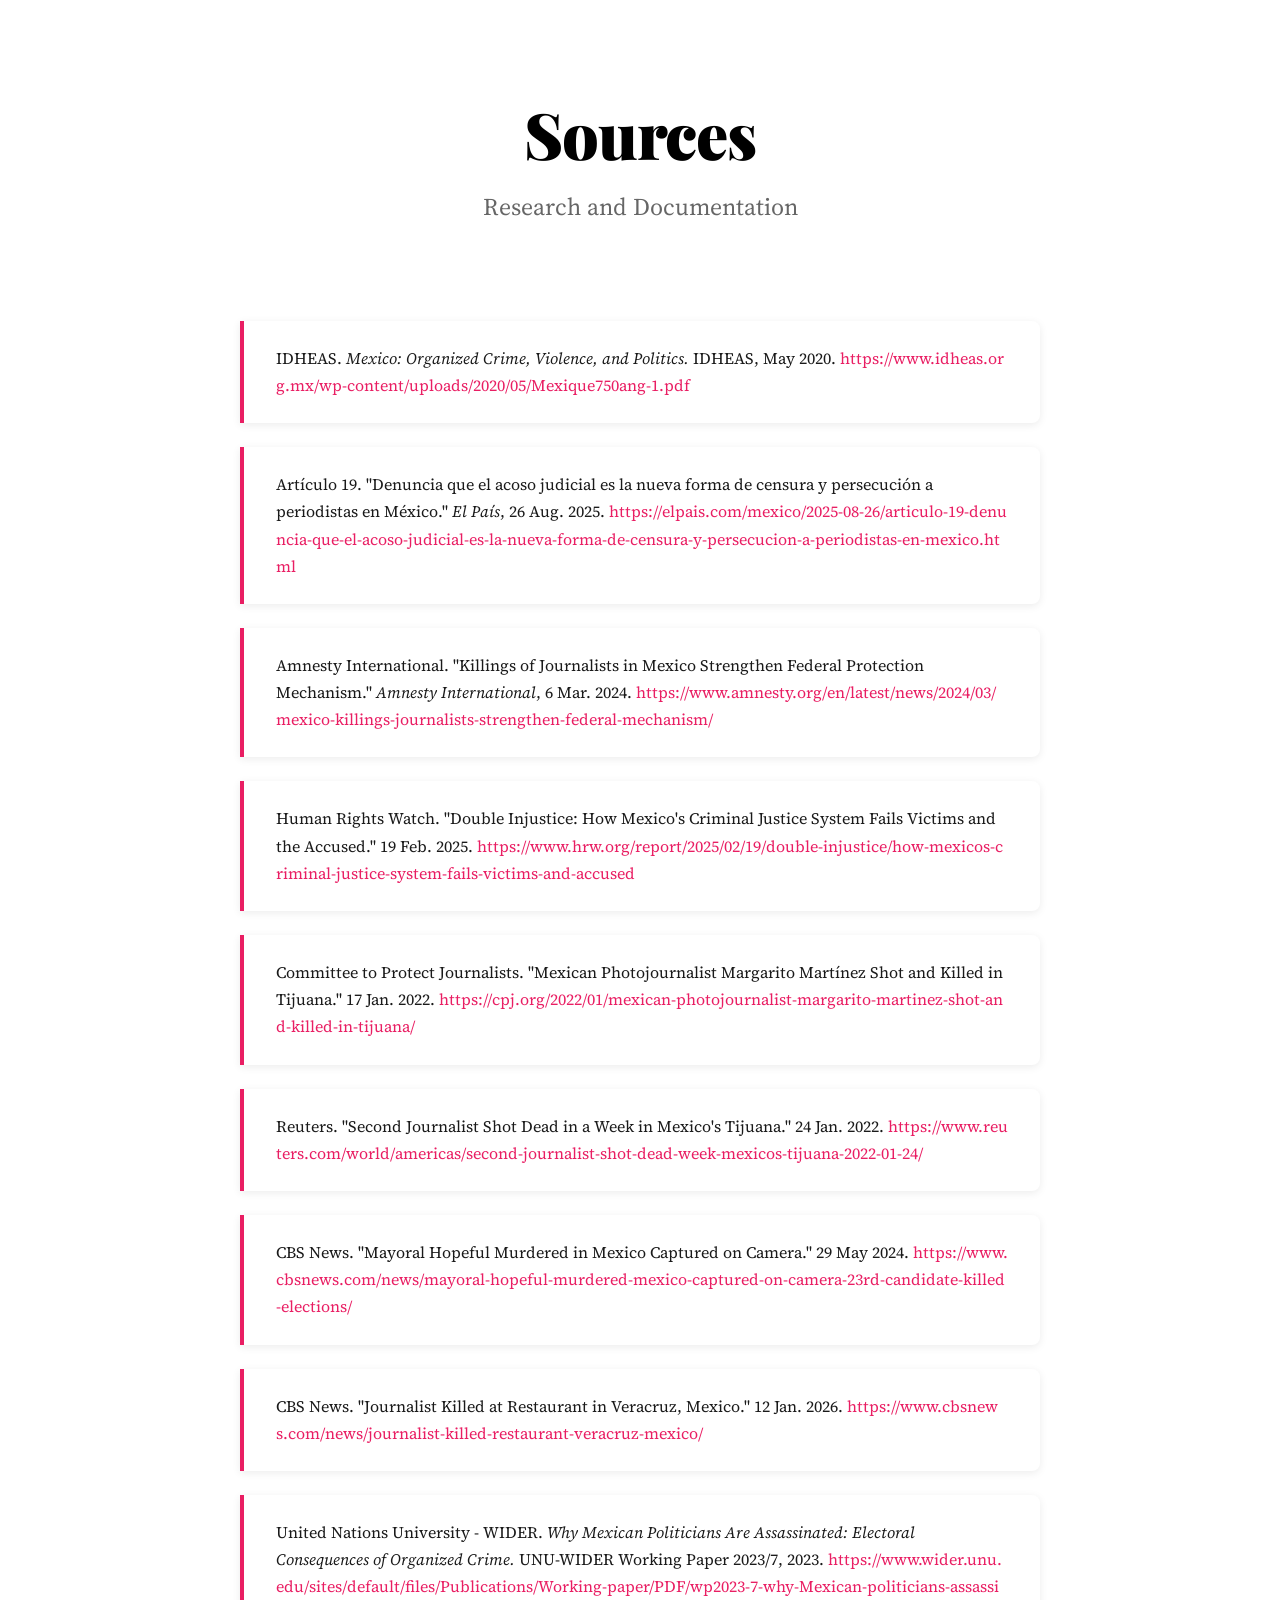
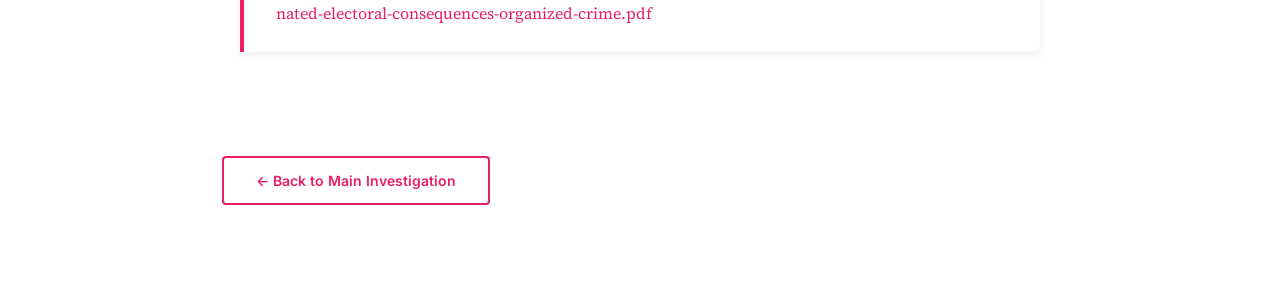
<file: sections/normalization.html>
<!DOCTYPE html>
<html lang="en">

<head>
    <meta charset="UTF-8">
    <meta name="viewport" content="width=device-width, initial-scale=1.0">
    <title>Sources and Evidence - Death Toll Investigation</title>
    <link rel="stylesheet" href="../styles.css">
    <link rel="preconnect" href="https://fonts.googleapis.com">
    <link rel="preconnect" href="https://fonts.gstatic.com" crossorigin>
    <link
        href="https://fonts.googleapis.com/css2?family=Playfair+Display:wght@400;700;900&family=Inter:wght@300;400;500;600;700&family=Source+Serif+Pro:wght@400;600&display=swap"
        rel="stylesheet">
    <style>
        .normalization-detail {
            max-width: 900px;
            margin: 0 auto;
            padding: 6rem 2rem;
        }

        .detail-header {
            text-align: center;
            margin-bottom: 4rem;
        }

        .detail-title {
            font-family: var(--font-display);
            font-size: clamp(2.5rem, 6vw, 4rem);
            font-weight: 900;
            color: var(--color-black);
            margin-bottom: 1rem;
        }

        .detail-subtitle {
            font-family: var(--font-serif);
            font-size: 1.5rem;
            color: var(--color-gray);
            margin-bottom: 2rem;
        }

        .normalization-overview {
            font-family: var(--font-serif);
            line-height: 1.8;
            font-size: 1.125rem;
            color: var(--color-dark-gray);
            margin-bottom: 3rem;
        }

        .normalization-overview p {
            max-width: none;
            margin-bottom: 2rem;
        }

        .pull-quote-section {
            margin: 4rem 0;
            text-align: center;
        }

        .pull-quote {
            font-family: var(--font-display);
            font-size: clamp(2rem, 5vw, 3rem);
            font-weight: 700;
            line-height: 1.2;
            color: var(--color-black);
            margin-bottom: 1.5rem;
            position: relative;
            padding: 0 3rem;
        }

        .pull-quote::before,
        .pull-quote::after {
            content: '"';
            font-size: 4rem;
            color: var(--color-lighter-gray);
            position: absolute;
            font-family: var(--font-display);
        }

        .pull-quote::before {
            top: -1rem;
            left: 0;
        }

        .pull-quote::after {
            bottom: -2rem;
            right: 0;
        }

        .quote-attribution {
            font-family: var(--font-sans);
            font-style: italic;
            color: var(--color-gray);
            font-size: 1rem;
        }

        .framing-section {
            margin: 4rem 0;
        }

        .framing-section h2 {
            font-family: var(--font-display);
            font-size: 2rem;
            color: var(--color-black);
            text-align: center;
            margin-bottom: 3rem;
        }

        .framing-grid {
            display: grid;
            grid-template-columns: repeat(auto-fit, minmax(300px, 1fr));
            gap: 2rem;
        }

        .frame-card {
            background: var(--color-white);
            border: 1px solid var(--color-lighter-gray);
            padding: 2rem;
            position: relative;
        }

        .frame-card::before {
            content: '';
            position: absolute;
            top: 0;
            left: 0;
            right: 0;
            height: 4px;
            background: var(--color-accent);
        }

        .frame-title {
            font-family: var(--font-display);
            font-size: 1.5rem;
            color: var(--color-black);
            margin-bottom: 1rem;
        }

        .frame-description {
            font-family: var(--font-serif);
            line-height: 1.6;
            color: var(--color-dark-gray);
            margin-bottom: 1.5rem;
        }

        .example-quote {
            background: var(--color-off-white);
            border-left: 3px solid var(--color-gray);
            padding: 1rem;
            font-family: var(--font-sans);
            font-style: italic;
            color: var(--color-gray);
            font-size: 0.9rem;
            margin-top: 1rem;
        }

        .media-analysis {
            background: var(--color-off-white);
            border: 1px solid var(--color-lighter-gray);
            padding: 3rem;
            margin: 3rem 0;
        }

        .media-analysis h3 {
            font-family: var(--font-display);
            font-size: 1.75rem;
            color: var(--color-black);
            margin-bottom: 2rem;
            text-align: center;
        }

        .coverage-stats {
            display: grid;
            grid-template-columns: repeat(auto-fit, minmax(200px, 1fr));
            gap: 2rem;
            margin-bottom: 2rem;
        }

        .stat-box {
            text-align: center;
            padding: 1.5rem;
            background: var(--color-white);
            border: 1px solid var(--color-lighter-gray);
        }

        .stat-number {
            font-family: var(--font-display);
            font-size: 2.5rem;
            font-weight: 900;
            color: var(--color-accent);
            margin-bottom: 0.5rem;
        }

        .stat-label {
            font-family: var(--font-sans);
            font-size: 0.875rem;
            color: var(--color-gray);
            text-transform: uppercase;
            letter-spacing: 0.05em;
        }

        .social-impact {
            margin: 4rem 0;
        }

        .social-impact h2 {
            font-family: var(--font-display);
            font-size: 2rem;
            color: var(--color-black);
            text-align: center;
            margin-bottom: 3rem;
        }

        .impact-grid {
            display: grid;
            grid-template-columns: repeat(auto-fit, minmax(250px, 1fr));
            gap: 2rem;
        }

        .impact-card {
            background: var(--color-white);
            border: 1px solid var(--color-lighter-gray);
            padding: 2rem;
            text-align: center;
        }

        .impact-icon {
            font-size: 3rem;
            margin-bottom: 1rem;
        }

        .impact-title {
            font-family: var(--font-display);
            font-size: 1.25rem;
            color: var(--color-black);
            margin-bottom: 1rem;
        }

        .sources-list {
            max-width: 800px;
            margin: 0 auto;
            padding: 2rem 0;
        }

        .source-item {
            background: var(--color-white);
            padding: 1.5rem 2rem;
            margin-bottom: 1.5rem;
            border-left: 4px solid var(--color-accent);
            border-radius: 0 8px 8px 0;
            box-shadow: 0 2px 8px rgba(0, 0, 0, 0.08);
            transition: transform 0.2s ease, box-shadow 0.2s ease;
        }

        .source-item:hover {
            transform: translateX(4px);
            box-shadow: 0 4px 12px rgba(0, 0, 0, 0.12);
        }

        .source-item p {
            font-family: var(--font-serif);
            font-size: 1rem;
            line-height: 1.7;
            color: var(--color-dark-gray);
            margin: 0;
        }

        .source-item a {
            color: var(--color-accent);
            text-decoration: none;
            word-break: break-all;
        }

        .source-item a:hover {
            text-decoration: underline;
        }

        .back-link {
            display: inline-block;
            margin-top: 3rem;
            padding: 0.75rem 2rem;
            font-family: var(--font-sans);
            font-weight: 600;
            color: var(--color-accent);
            text-decoration: none;
            border: 2px solid var(--color-accent);
            border-radius: 4px;
            transition: all 0.2s ease;
        }

        .back-link:hover {
            background: var(--color-accent);
            color: var(--color-white);
        }
    </style>
</head>

<body>
    <div class="normalization-detail">
        <header class="detail-header">
            <h1 class="detail-title">Sources</h1>
            <p class="detail-subtitle">Research and Documentation</p>
        </header>

        <main>
            <div class="sources-list">
                <div class="source-item">
                    <p>IDHEAS. <em>Mexico: Organized Crime, Violence, and Politics.</em> IDHEAS, May 2020. <a
                            href="https://www.idheas.org.mx/wp-content/uploads/2020/05/Mexique750ang-1.pdf"
                            target="_blank">https://www.idheas.org.mx/wp-content/uploads/2020/05/Mexique750ang-1.pdf</a>
                    </p>
                </div>
                <div class="source-item">
                    <p>Artículo 19. "Denuncia que el acoso judicial es la nueva forma de censura y persecución a
                        periodistas en México." <em>El País</em>, 26 Aug. 2025. <a
                            href="https://elpais.com/mexico/2025-08-26/articulo-19-denuncia-que-el-acoso-judicial-es-la-nueva-forma-de-censura-y-persecucion-a-periodistas-en-mexico.html"
                            target="_blank">https://elpais.com/mexico/2025-08-26/articulo-19-denuncia-que-el-acoso-judicial-es-la-nueva-forma-de-censura-y-persecucion-a-periodistas-en-mexico.html</a>
                    </p>
                </div>
                <div class="source-item">
                    <p>Amnesty International. "Killings of Journalists in Mexico Strengthen Federal Protection
                        Mechanism." <em>Amnesty International</em>, 6 Mar. 2024. <a
                            href="https://www.amnesty.org/en/latest/news/2024/03/mexico-killings-journalists-strengthen-federal-mechanism/"
                            target="_blank">https://www.amnesty.org/en/latest/news/2024/03/mexico-killings-journalists-strengthen-federal-mechanism/</a>
                    </p>
                </div>
                <div class="source-item">
                    <p>Human Rights Watch. "Double Injustice: How Mexico's Criminal Justice System Fails Victims and the
                        Accused." 19 Feb. 2025. <a
                            href="https://www.hrw.org/report/2025/02/19/double-injustice/how-mexicos-criminal-justice-system-fails-victims-and-accused"
                            target="_blank">https://www.hrw.org/report/2025/02/19/double-injustice/how-mexicos-criminal-justice-system-fails-victims-and-accused</a>
                    </p>
                </div>
                <div class="source-item">
                    <p>Committee to Protect Journalists. "Mexican Photojournalist Margarito Martínez Shot and Killed in
                        Tijuana." 17 Jan. 2022. <a
                            href="https://cpj.org/2022/01/mexican-photojournalist-margarito-martinez-shot-and-killed-in-tijuana/"
                            target="_blank">https://cpj.org/2022/01/mexican-photojournalist-margarito-martinez-shot-and-killed-in-tijuana/</a>
                    </p>
                </div>
                <div class="source-item">
                    <p>Reuters. "Second Journalist Shot Dead in a Week in Mexico's Tijuana." 24 Jan. 2022. <a
                            href="https://www.reuters.com/world/americas/second-journalist-shot-dead-week-mexicos-tijuana-2022-01-24/"
                            target="_blank">https://www.reuters.com/world/americas/second-journalist-shot-dead-week-mexicos-tijuana-2022-01-24/</a>
                    </p>
                </div>
                <div class="source-item">
                    <p>CBS News. "Mayoral Hopeful Murdered in Mexico Captured on Camera." 29 May 2024. <a
                            href="https://www.cbsnews.com/news/mayoral-hopeful-murdered-mexico-captured-on-camera-23rd-candidate-killed-elections/"
                            target="_blank">https://www.cbsnews.com/news/mayoral-hopeful-murdered-mexico-captured-on-camera-23rd-candidate-killed-elections/</a>
                    </p>
                </div>
                <div class="source-item">
                    <p>CBS News. "Journalist Killed at Restaurant in Veracruz, Mexico." 12 Jan. 2026. <a
                            href="https://www.cbsnews.com/news/journalist-killed-restaurant-veracruz-mexico/"
                            target="_blank">https://www.cbsnews.com/news/journalist-killed-restaurant-veracruz-mexico/</a>
                    </p>
                </div>
                <div class="source-item">
                    <p>United Nations University - WIDER. <em>Why Mexican Politicians Are Assassinated: Electoral
                            Consequences of Organized Crime.</em> UNU-WIDER Working Paper 2023/7, 2023. <a
                            href="https://www.wider.unu.edu/sites/default/files/Publications/Working-paper/PDF/wp2023-7-why-Mexican-politicians-assassinated-electoral-consequences-organized-crime.pdf"
                            target="_blank">https://www.wider.unu.edu/sites/default/files/Publications/Working-paper/PDF/wp2023-7-why-Mexican-politicians-assassinated-electoral-consequences-organized-crime.pdf</a>
                    </p>
                </div>
            </div>
            <a href="../index.html" class="back-link">← Back to Main Investigation</a>
        </main>
    </div>
</body>

</html>
</file>
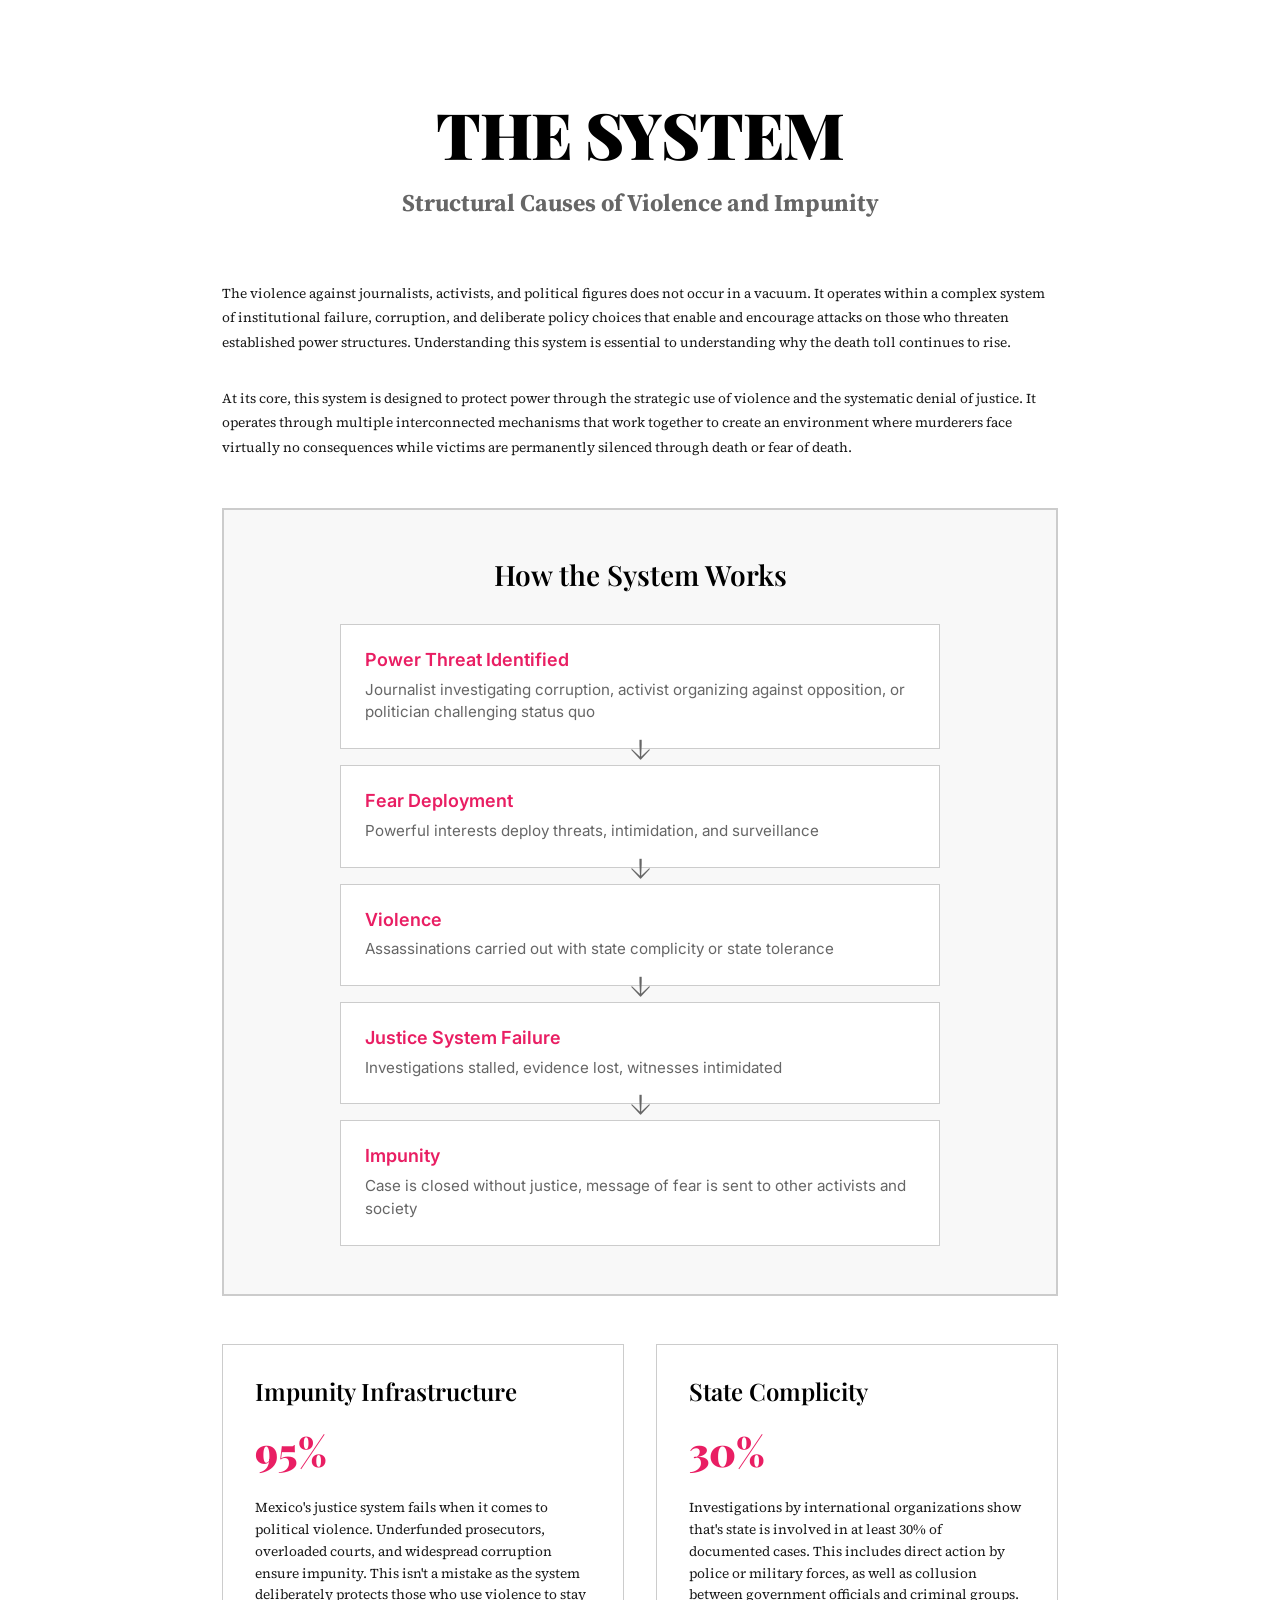
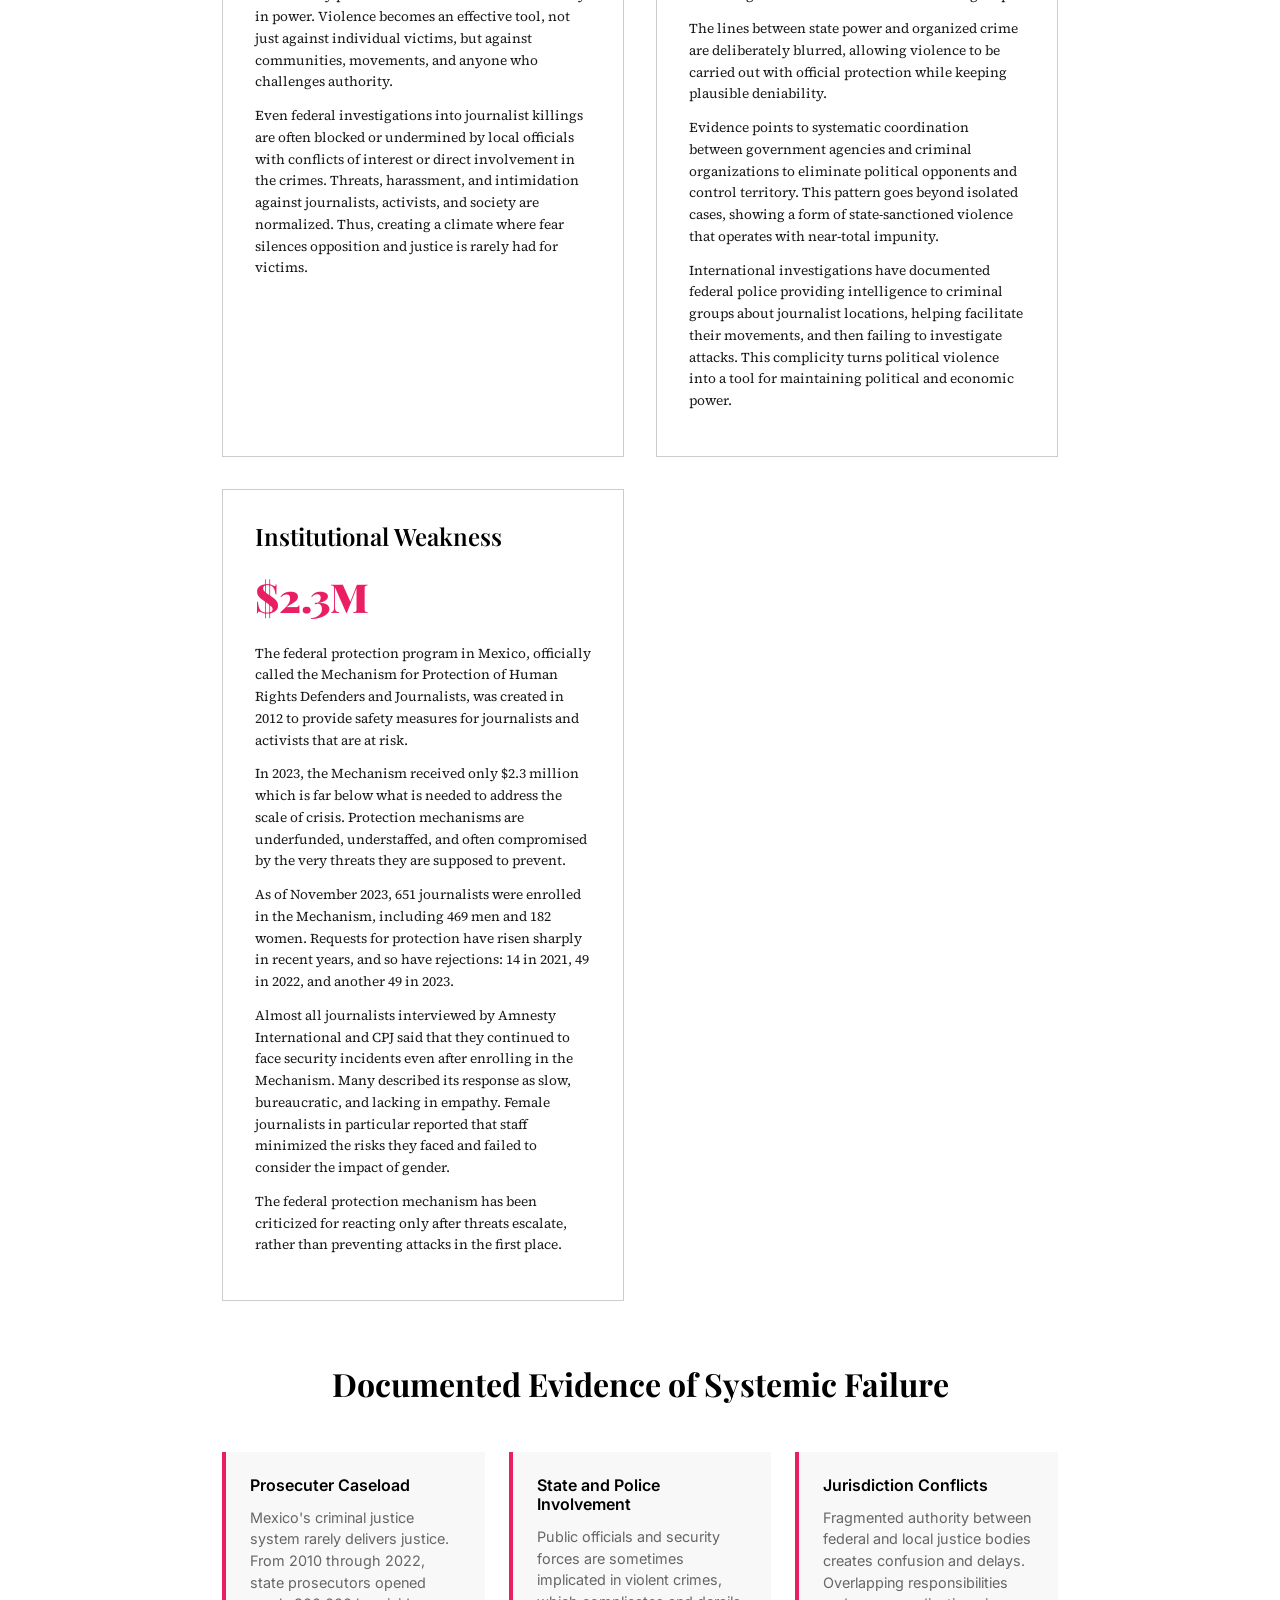
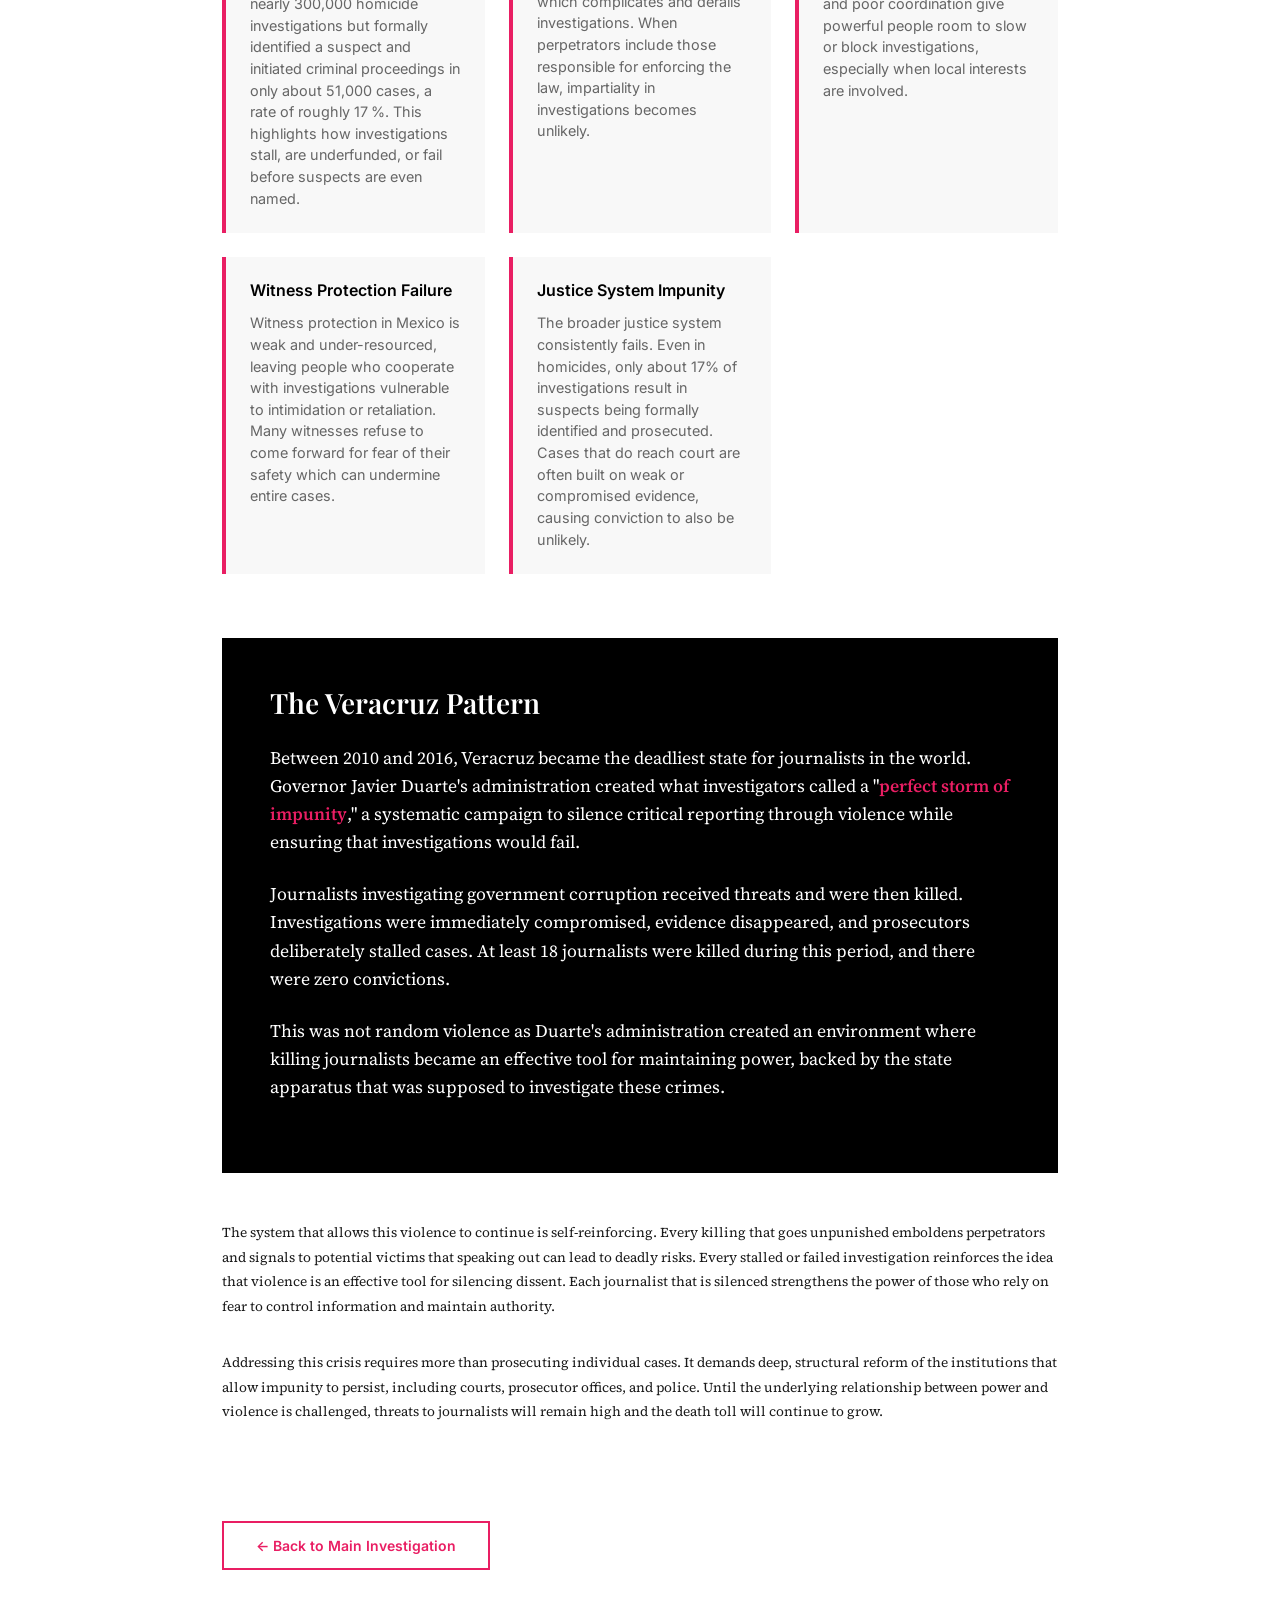
<file: sections/system.html>
<!DOCTYPE html>
<html lang="en">

<head>
    <meta charset="UTF-8">
    <meta name="viewport" content="width=device-width, initial-scale=1.0">
    <title>The System: Structural Causes - Death Toll Investigation</title>
    <link rel="stylesheet" href="../styles.css">
    <link rel="preconnect" href="https://fonts.googleapis.com">
    <link rel="preconnect" href="https://fonts.gstatic.com" crossorigin>
    <link
        href="https://fonts.googleapis.com/css2?family=Playfair+Display:wght@400;700;900&family=Inter:wght@300;400;500;600;700&family=Source+Serif+Pro:wght@400;600&display=swap"
        rel="stylesheet">
    <style>
        .system-detail {
            max-width: 900px;
            margin: 0 auto;
            padding: 6rem 2rem;
        }

        .detail-header {
            text-align: center;
            margin-bottom: 4rem;
        }

        .detail-title {
            font-family: var(--font-display);
            font-size: clamp(2.5rem, 6vw, 4rem);
            font-weight: 900;
            color: var(--color-black);
            margin-bottom: 1rem;
        }

        .detail-subtitle {
            font-family: var(--font-serif);
            font-size: 1.5rem;
            color: var(--color-gray);
            margin-bottom: 2rem;
        }

        .system-overview {
            font-family: var(--font-serif);
            line-height: 1.8;
            font-size: 1.125rem;
            color: var(--color-dark-gray);
            margin-bottom: 3rem;
        }

        .system-overview p {
            max-width: none;
            margin-bottom: 2rem;
        }

        .system-diagram {
            background: var(--color-off-white);
            border: 2px solid var(--color-lighter-gray);
            padding: 3rem;
            margin: 3rem 0;
            text-align: center;
        }

        .system-diagram h3 {
            font-family: var(--font-display);
            font-size: 1.75rem;
            color: var(--color-black);
            margin-bottom: 2rem;
        }

        .system-flow {
            display: flex;
            flex-direction: column;
            gap: 1rem;
            max-width: 600px;
            margin: 0 auto;
        }

        .flow-item {
            background: var(--color-white);
            border: 1px solid var(--color-lighter-gray);
            padding: 1.5rem;
            text-align: left;
            position: relative;
        }

        .flow-item::after {
            content: '↓';
            position: absolute;
            bottom: -1.5rem;
            left: 50%;
            transform: translateX(-50%);
            font-size: 2rem;
            color: var(--color-gray);
        }

        .flow-item:last-child::after {
            display: none;
        }

        .flow-item h4 {
            font-family: var(--font-sans);
            font-size: 1.125rem;
            font-weight: 600;
            color: var(--color-accent);
            margin-bottom: 0.5rem;
        }

        .flow-item p {
            font-family: var(--font-sans);
            font-size: 0.95rem;
            color: var(--color-gray);
            margin: 0;
        }

        .factors-grid {
            display: grid;
            grid-template-columns: repeat(auto-fit, minmax(300px, 1fr));
            gap: 2rem;
            margin: 3rem 0;
        }

        .factor-card {
            background: var(--color-white);
            border: 1px solid var(--color-lighter-gray);
            padding: 2rem;
        }

        .factor-card h3 {
            font-family: var(--font-display);
            font-size: 1.5rem;
            color: var(--color-black);
            margin-bottom: 1rem;
        }

        .factor-stat {
            font-family: var(--font-display);
            font-size: 2.5rem;
            font-weight: 900;
            color: var(--color-accent);
            margin: 1rem 0;
        }

        .factor-description {
            font-family: var(--font-serif);
            line-height: 1.6;
            color: var(--color-dark-gray);
        }

        .evidence-section {
            margin: 4rem 0;
        }

        .evidence-section h2 {
            font-family: var(--font-display);
            font-size: 2rem;
            color: var(--color-black);
            text-align: center;
            margin-bottom: 3rem;
        }

        .evidence-grid {
            display: grid;
            grid-template-columns: repeat(auto-fit, minmax(250px, 1fr));
            gap: 1.5rem;
        }

        .evidence-item {
            background: var(--color-off-white);
            border-left: 4px solid var(--color-accent);
            padding: 1.5rem;
        }

        .evidence-item h4 {
            font-family: var(--font-sans);
            font-size: 1rem;
            font-weight: 600;
            color: var(--color-black);
            margin-bottom: 0.75rem;
        }

        .evidence-item p {
            font-family: var(--font-sans);
            font-size: 0.9rem;
            color: var(--color-gray);
            margin: 0;
        }

        .case-study {
            background: var(--color-black);
            color: var(--color-white);
            padding: 3rem;
            margin: 3rem 0;
        }

        .case-study h3 {
            font-family: var(--font-display);
            font-size: 1.75rem;
            color: var(--color-white);
            margin-bottom: 1.5rem;
        }

        .case-study p {
            font-family: var(--font-serif);
            font-size: 1.1rem;
            line-height: 1.6;
            margin-bottom: 1.5rem;
        }

        .case-study .highlight {
            color: var(--color-accent);
            font-weight: 600;
        }

        .back-link {
            display: inline-block;
            margin-top: 3rem;
            font-family: var(--font-sans);
            font-weight: 600;
            color: var(--color-accent);
            text-decoration: none;
            padding: 0.75rem 2rem;
            border: 2px solid var(--color-accent);
            transition: all 0.2s ease;
        }

        .back-link:hover {
            background: var(--color-accent);
            color: var(--color-white);
        }

        .sources-callout {
            background: var(--color-off-white);
            border: 2px solid var(--color-accent);
            padding: 2rem;
            margin: 3rem 0;
            border-radius: 8px;
        }

        .sources-callout h3 {
            font-family: var(--font-display);
            font-size: 1.5rem;
            color: var(--color-black);
            margin-bottom: 1.5rem;
            text-align: center;
        }

        .sources-grid {
            display: grid;
            grid-template-columns: repeat(auto-fit, minmax(250px, 1fr));
            gap: 2rem;
            margin-bottom: 2rem;
        }

        .source-item h4 {
            font-family: var(--font-sans);
            font-size: 1.1rem;
            font-weight: 600;
            color: var(--color-accent);
            margin-bottom: 1rem;
        }

        .source-item ul {
            list-style: none;
            padding: 0;
            margin: 0;
        }

        .source-item li {
            margin-bottom: 0.75rem;
        }

        .source-item a {
            font-family: var(--font-sans);
            font-size: 0.9rem;
            color: var(--color-dark-gray);
            text-decoration: none;
            line-height: 1.4;
            transition: color 0.2s ease;
        }

        .source-item a:hover {
            color: var(--color-accent);
            text-decoration: underline;
        }

        .factor-source {
            font-family: var(--font-sans);
            font-size: 0.85rem;
            color: var(--color-gray);
            margin-top: 1rem;
            padding-top: 1rem;
            border-top: 1px solid var(--color-lighter-gray);
        }

        .factor-source strong {
            color: var(--color-black);
        }

        .factor-source a {
            color: var(--color-accent);
            text-decoration: none;
            transition: color 0.2s ease;
        }

        .factor-source a:hover {
            text-decoration: underline;
        }
    </style>
</head>

<body>
    <div class="system-detail">
        <header class="detail-header">
            <h1 class="detail-title">THE SYSTEM</h1>
            <h2 class="detail-subtitle">Structural Causes of Violence and Impunity</h2>
            <div class="detail-meta">
            </div>
        </header>

        <main>
            <div class="system-overview">
                <p>The violence against journalists, activists, and political figures does not occur in a vacuum. It
                    operates within a complex system of institutional failure, corruption, and deliberate policy choices
                    that enable and encourage attacks on those who threaten established power structures. Understanding
                    this system is essential to understanding why the death toll continues to rise.</p>

                <p>At its core, this system is designed to protect power through the strategic use of violence and the
                    systematic denial of justice. It operates through multiple interconnected mechanisms that work
                    together to create an environment where murderers face virtually no consequences while victims are
                    permanently silenced through death or fear of death.</p>
            </div>

            <div class="system-diagram">
                <h3>How the System Works</h3>
                <div class="system-flow">
                    <div class="flow-item">
                        <h4>Power Threat Identified</h4>
                        <p>Journalist investigating corruption, activist organizing against opposition, or politician
                            challenging status quo</p>
                    </div>
                    <div class="flow-item">
                        <h4>Fear Deployment</h4>
                        <p>Powerful interests deploy threats, intimidation, and surveillance</p>
                    </div>
                    <div class="flow-item">
                        <h4>Violence</h4>
                        <p>Assassinations carried out with state complicity or state tolerance</p>
                    </div>
                    <div class="flow-item">
                        <h4>Justice System Failure</h4>
                        <p>Investigations stalled, evidence lost, witnesses intimidated</p>
                    </div>
                    <div class="flow-item">
                        <h4>Impunity</h4>
                        <p>Case is closed without justice, message of fear is sent to other activists and society</p>
                    </div>
                </div>
            </div>

            <div class="factors-grid">
                <div class="factor-card">
                    <h3>Impunity Infrastructure</h3>
                    <div class="factor-stat">95%</div>
                    <div class="factor-description">
                        <p>Mexico's justice system fails when it comes to political violence. Underfunded prosecutors,
                            overloaded courts, and widespread corruption ensure impunity. This isn't a mistake as the
                            system deliberately protects those who use violence to stay in power. Violence becomes an
                            effective tool, not just against individual victims, but against communities, movements, and
                            anyone who challenges authority.</p>
                        <p>Even federal investigations into journalist killings are often blocked or undermined by local
                            officials with conflicts of interest or direct involvement in the crimes. Threats,
                            harassment, and intimidation against journalists, activists, and society are normalized.
                            Thus, creating a climate where fear silences opposition and justice is rarely had for
                            victims.</p>
                    </div>
                </div>

                <div class="factor-card">
                    <h3>State Complicity</h3>
                    <div class="factor-stat">30%</div>
                    <div class="factor-description">
                        <p>Investigations by international organizations show that's state is involved in at least 30%
                            of documented cases. This includes direct action by police or military forces, as well as
                            collusion between government officials and criminal groups.</p>
                        <p>The lines between state power and organized crime are deliberately blurred, allowing violence
                            to be carried out with official protection while keeping plausible deniability.</p>
                        <p>Evidence points to systematic coordination between government agencies and criminal
                            organizations to eliminate political opponents and control territory. This pattern goes
                            beyond isolated cases, showing a form of state-sanctioned violence that operates with
                            near-total impunity.</p>
                        <p>International investigations have documented federal police providing intelligence to
                            criminal groups about journalist locations, helping facilitate their movements, and then
                            failing to investigate attacks. This complicity turns political violence into a tool for
                            maintaining political and economic power.</p>
                    </div>
                </div>

                <div class="factor-card">
                    <h3>Institutional Weakness</h3>
                    <div class="factor-stat">$2.3M</div>
                    <div class="factor-description">
                        <p>The federal protection program in Mexico, officially called the Mechanism for Protection of
                            Human Rights Defenders and Journalists, was created in 2012 to provide safety measures for
                            journalists and activists that are at risk.</p>
                        <p>In 2023, the Mechanism received only $2.3 million which is far below what is needed to
                            address the scale of crisis. Protection mechanisms are underfunded, understaffed, and often
                            compromised by the very threats they are supposed to prevent.</p>
                        <p>As of November 2023, 651 journalists were enrolled in the Mechanism, including 469 men and
                            182 women. Requests for protection have risen sharply in recent years, and so have
                            rejections: 14 in 2021, 49 in 2022, and another 49 in 2023.</p>
                        <p>Almost all journalists interviewed by Amnesty International and CPJ said that they continued
                            to face security incidents even after enrolling in the Mechanism. Many described its
                            response as slow, bureaucratic, and lacking in empathy. Female journalists in particular
                            reported that staff minimized the risks they faced and failed to consider the impact of
                            gender.</p>
                        <p>The federal protection mechanism has been criticized for reacting only after threats
                            escalate, rather than preventing attacks in the first place.</p>
                    </div>
                </div>
            </div>

            <div class="evidence-section">
                <h2>Documented Evidence of Systemic Failure</h2>
                <div class="evidence-grid">
                    <div class="evidence-item">
                        <h4>Prosecuter Caseload</h4>
                        <p>Mexico's criminal justice system rarely delivers justice. From 2010 through 2022, state
                            prosecutors opened nearly 300,000 homicide investigations but formally identified a suspect
                            and initiated criminal proceedings in only about 51,000 cases, a rate of roughly 17 %. This
                            highlights how investigations stall, are underfunded, or fail before suspects are even
                            named.</p>
                    </div>
                    <div class="evidence-item">
                        <h4>State and Police Involvement</h4>
                        <p>Public officials and security forces are sometimes implicated in violent crimes, which
                            complicates and derails investigations. When perpetrators include those responsible for
                            enforcing the law, impartiality in investigations becomes unlikely.</p>
                    </div>
                    <div class="evidence-item">
                        <h4>Jurisdiction Conflicts</h4>
                        <p>Fragmented authority between federal and local justice bodies creates confusion and delays.
                            Overlapping responsibilities and poor coordination give powerful people room to slow or
                            block investigations, especially when local interests are involved.</p>
                    </div>
                    <div class="evidence-item">
                        <h4>Witness Protection Failure</h4>
                        <p>Witness protection in Mexico is weak and under-resourced, leaving people who cooperate with
                            investigations vulnerable to intimidation or retaliation. Many witnesses refuse to come
                            forward for fear of their safety which can undermine entire cases.</p>
                    </div>
                    <div class="evidence-item">
                        <h4>Justice System Impunity</h4>
                        <p>The broader justice system consistently fails. Even in homicides, only about 17% of
                            investigations result in suspects being formally identified and prosecuted. Cases that do
                            reach court are often built on weak or compromised evidence, causing conviction to also be
                            unlikely.</p>
                    </div>
                </div>
            </div>

            <div class="case-study">
                <h3>The Veracruz Pattern</h3>
                <p>Between 2010 and 2016, Veracruz became the deadliest state for journalists in the world. Governor
                    Javier Duarte's administration created what investigators called a "<span class="highlight"
                        style="color: #e91e63;">perfect storm of impunity</span>," a systematic campaign to silence
                    critical reporting through violence while ensuring that investigations would fail.</p>
                <p>Journalists investigating government corruption received threats and were then killed. Investigations
                    were immediately compromised, evidence disappeared, and prosecutors deliberately stalled cases. At
                    least 18 journalists were killed during this period, and there were zero convictions.</p>
                <p>This was not random violence as Duarte's administration created an environment where killing
                    journalists became an effective tool for maintaining power, backed by the state apparatus that was
                    supposed to investigate these crimes.</p>
            </div>

            <div class="system-overview">
                <p>The system that allows this violence to continue is self-reinforcing. Every killing that goes
                    unpunished emboldens perpetrators and signals to potential victims that speaking out can lead to
                    deadly risks. Every stalled or failed investigation reinforces the idea that violence is an
                    effective tool for silencing dissent. Each journalist that is silenced strengthens the power of
                    those who rely on fear to control information and maintain authority.</p>
                <p>Addressing this crisis requires more than prosecuting individual cases. It demands deep, structural
                    reform of the institutions that allow impunity to persist, including courts, prosecutor offices, and
                    police. Until the underlying relationship between power and violence is challenged, threats to
                    journalists will remain high and the death toll will continue to grow.</p>
            </div>
        </main>

        <footer>
            <a href="../index.html" class="back-link">← Back to Main Investigation</a>
        </footer>
    </div>
</body>

</html>
</file>
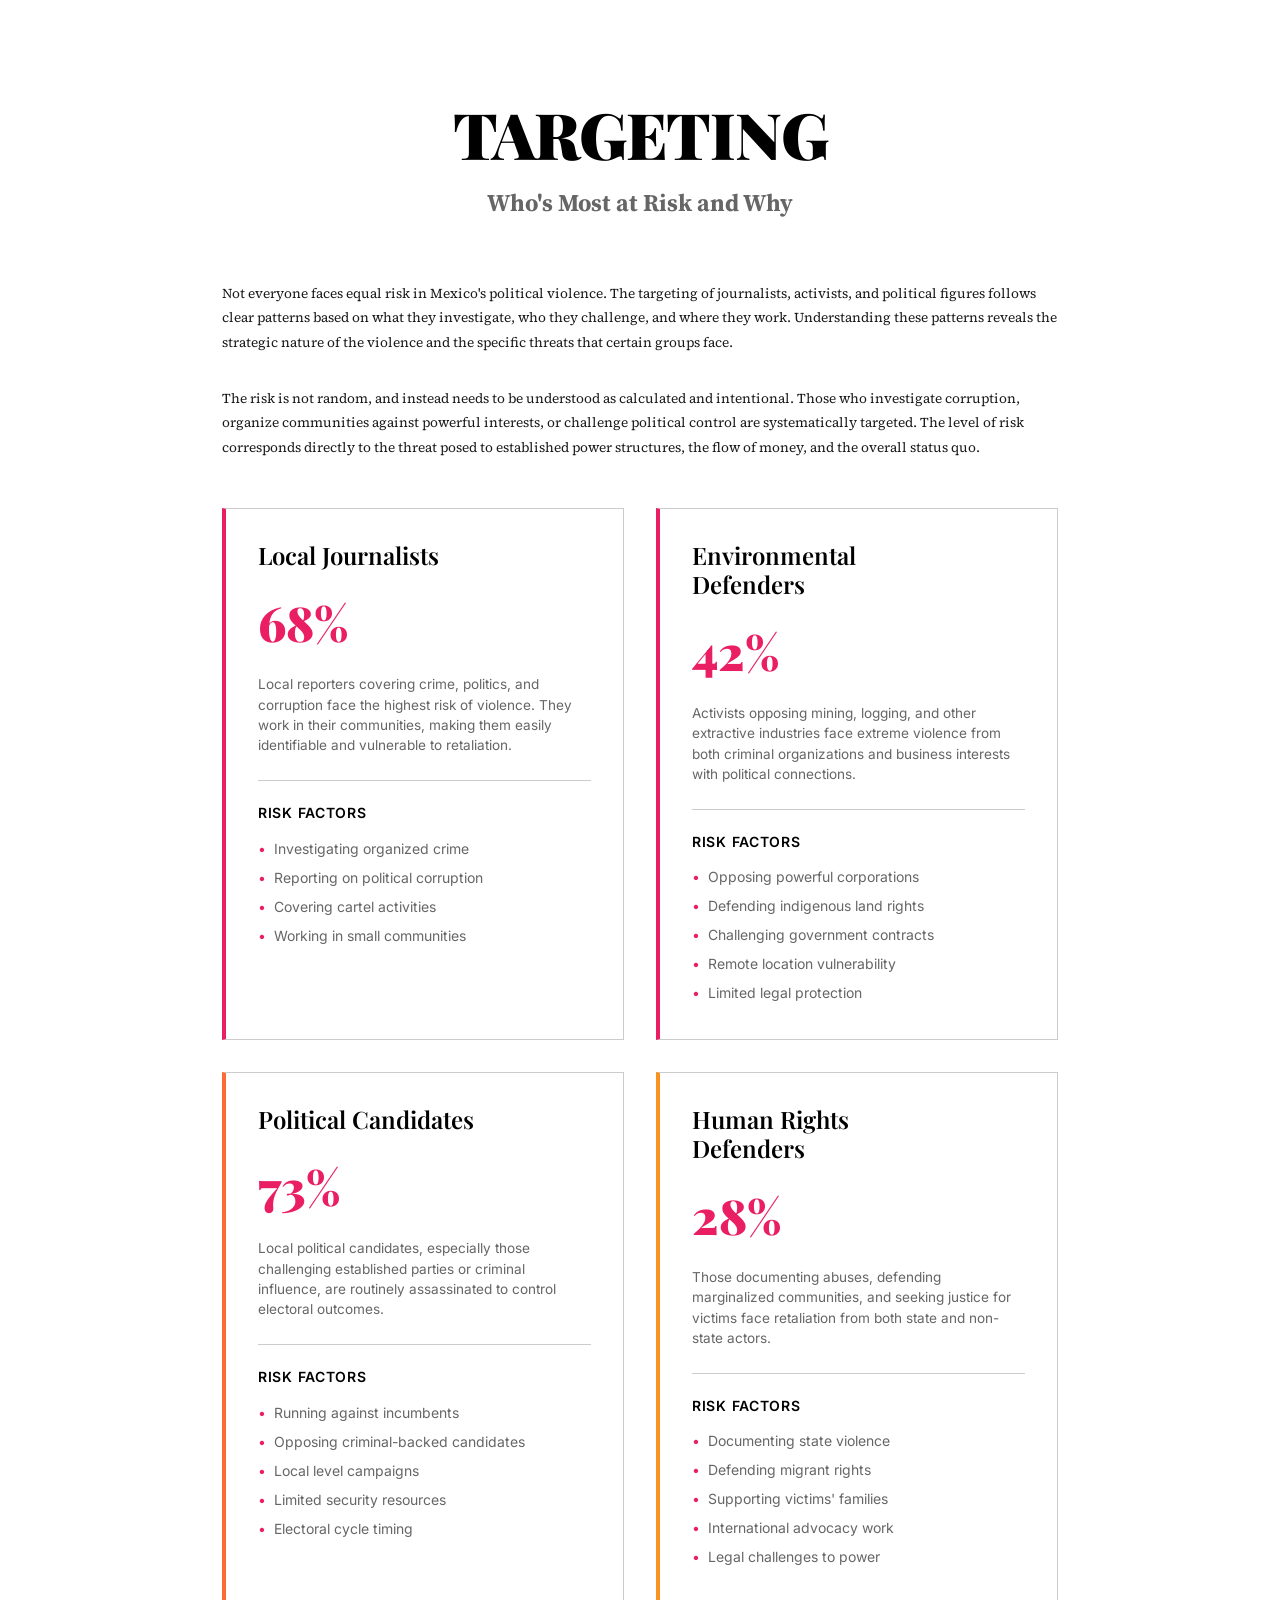
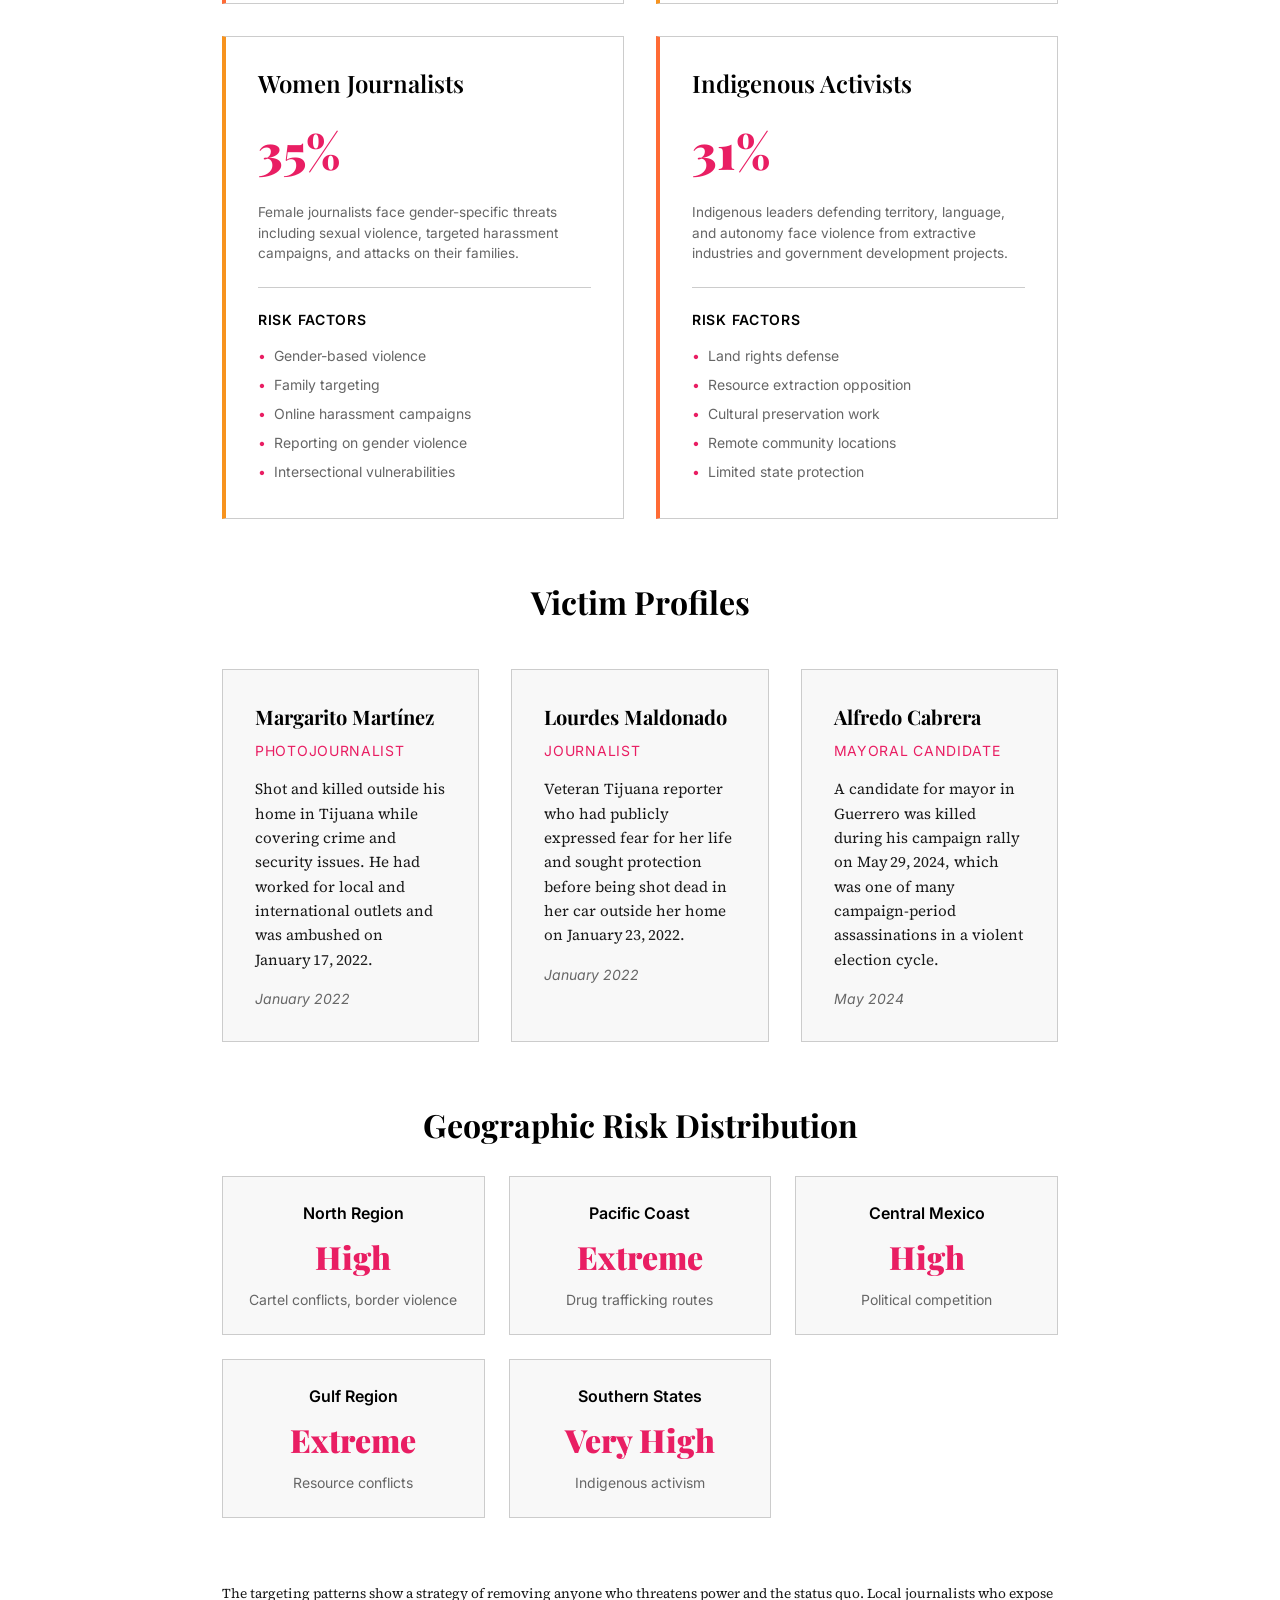
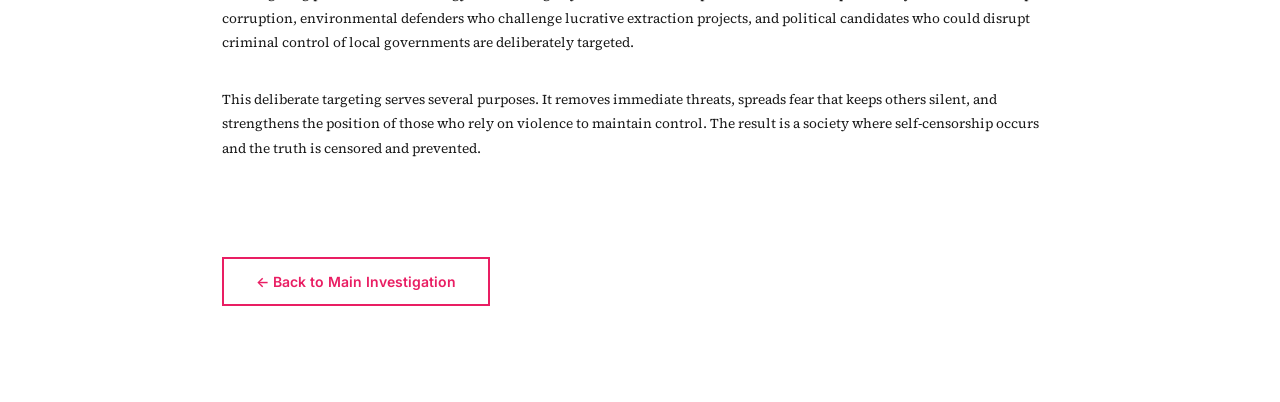
<file: sections/targeting.html>
<!DOCTYPE html>
<html lang="en">

<head>
    <meta charset="UTF-8">
    <meta name="viewport" content="width=device-width, initial-scale=1.0">
    <title>Targeting: Who's At Risk - Death Toll Investigation</title>
    <link rel="stylesheet" href="../styles.css">
    <link rel="preconnect" href="https://fonts.googleapis.com">
    <link rel="preconnect" href="https://fonts.gstatic.com" crossorigin>
    <link
        href="https://fonts.googleapis.com/css2?family=Playfair+Display:wght@400;700;900&family=Inter:wght@300;400;500;600;700&family=Source+Serif+Pro:wght@400;600&display=swap"
        rel="stylesheet">
    <style>
        .targeting-detail {
            max-width: 900px;
            margin: 0 auto;
            padding: 6rem 2rem;
        }

        .detail-header {
            text-align: center;
            margin-bottom: 4rem;
        }

        .detail-title {
            font-family: var(--font-display);
            font-size: clamp(2.5rem, 6vw, 4rem);
            font-weight: 900;
            color: var(--color-black);
            margin-bottom: 1rem;
        }

        .detail-subtitle {
            font-family: var(--font-serif);
            font-size: 1.5rem;
            color: var(--color-gray);
            margin-bottom: 2rem;
        }

        .targeting-overview {
            font-family: var(--font-serif);
            line-height: 1.8;
            font-size: 1.125rem;
            color: var(--color-dark-gray);
            margin-bottom: 3rem;
        }

        .targeting-overview p {
            max-width: none;
            margin-bottom: 2rem;
        }

        .risk-profiles {
            display: grid;
            grid-template-columns: repeat(auto-fit, minmax(300px, 1fr));
            gap: 2rem;
            margin: 3rem 0;
        }

        .risk-profile {
            background: var(--color-white);
            border: 1px solid var(--color-lighter-gray);
            padding: 2rem;
            position: relative;
        }

        .risk-profile.high-risk {
            border-left: 4px solid var(--color-accent);
        }

        .risk-profile.medium-risk {
            border-left: 4px solid #ff6b35;
        }

        .risk-profile.elevated-risk {
            border-left: 4px solid #f7931e;
        }

        .risk-badge {
            position: absolute;
            top: 0.5rem;
            right: 0.5rem;
            background: var(--color-accent);
            color: var(--color-white);
            padding: 0.25rem 0.5rem;
            font-family: var(--font-sans);
            font-size: 0.7rem;
            font-weight: 600;
            text-transform: uppercase;
            letter-spacing: 0.05em;
            border-radius: 3px;
        }

        .risk-profile h3 {
            font-family: var(--font-display);
            font-size: 1.5rem;
            color: var(--color-black);
            margin-bottom: 1rem;
            margin-right: 6rem;
        }

        .risk-percentage {
            font-family: var(--font-display);
            font-size: 3rem;
            font-weight: 900;
            color: var(--color-accent);
            margin: 1rem 0;
        }

        .risk-description {
            font-family: var(--font-sans);
            font-size: 0.95rem;
            color: var(--color-gray);
            line-height: 1.5;
        }

        .risk-factors {
            margin-top: 1.5rem;
            padding-top: 1.5rem;
            border-top: 1px solid var(--color-lighter-gray);
        }

        .risk-factors h4 {
            font-family: var(--font-sans);
            font-size: 0.875rem;
            font-weight: 600;
            color: var(--color-black);
            margin-bottom: 0.75rem;
            text-transform: uppercase;
            letter-spacing: 0.05em;
        }

        .risk-factors ul {
            list-style: none;
        }

        .risk-factors li {
            padding: 0.25rem 0;
            font-family: var(--font-sans);
            font-size: 0.875rem;
            color: var(--color-gray);
        }

        .risk-factors li::before {
            content: '•';
            color: var(--color-accent);
            margin-right: 0.5rem;
        }

        .case-studies {
            margin: 4rem 0;
        }

        .case-studies h2 {
            font-family: var(--font-display);
            font-size: 2rem;
            color: var(--color-black);
            text-align: center;
            margin-bottom: 3rem;
        }

        .case-grid {
            display: grid;
            grid-template-columns: repeat(auto-fit, minmax(250px, 1fr));
            gap: 2rem;
        }

        .case-card {
            background: var(--color-off-white);
            padding: 2rem;
            border: 1px solid var(--color-lighter-gray);
        }

        .case-victim {
            font-family: var(--font-display);
            font-size: 1.25rem;
            font-weight: 700;
            color: var(--color-black);
            margin-bottom: 0.5rem;
        }

        .case-role {
            font-family: var(--font-sans);
            font-size: 0.875rem;
            color: var(--color-accent);
            text-transform: uppercase;
            letter-spacing: 0.05em;
            margin-bottom: 1rem;
        }

        .case-description {
            font-family: var(--font-serif);
            line-height: 1.6;
            color: var(--color-dark-gray);
            font-size: 0.95rem;
        }

        .case-date {
            font-family: var(--font-sans);
            font-size: 0.875rem;
            color: var(--color-gray);
            margin-top: 1rem;
            font-style: italic;
        }

        .risk-map-section {
            margin: 4rem 0;
        }

        .risk-map-section h2 {
            font-family: var(--font-display);
            font-size: 2rem;
            color: var(--color-black);
            text-align: center;
            margin-bottom: 2rem;
        }

        .risk-map {
            height: 500px;
            background: var(--color-white);
            border: 1px solid var(--color-lighter-gray);
            display: flex;
            align-items: center;
            justify-content: center;
            color: var(--color-gray);
            font-family: var(--font-sans);
            margin-bottom: 2rem;
        }

        .regional-analysis {
            display: grid;
            grid-template-columns: repeat(auto-fit, minmax(200px, 1fr));
            gap: 1.5rem;
        }

        .region-card {
            text-align: center;
            padding: 1.5rem;
            background: var(--color-off-white);
            border: 1px solid var(--color-lighter-gray);
        }

        .region-name {
            font-family: var(--font-sans);
            font-size: 1rem;
            font-weight: 600;
            color: var(--color-black);
            margin-bottom: 0.5rem;
        }

        .region-risk {
            font-family: var(--font-display);
            font-size: 2rem;
            font-weight: 900;
            color: var(--color-accent);
            margin-bottom: 0.5rem;
        }

        .region-description {
            font-family: var(--font-sans);
            font-size: 0.875rem;
            color: var(--color-gray);
        }

        .back-link {
            display: inline-block;
            margin-top: 3rem;
            font-family: var(--font-sans);
            font-weight: 600;
            color: var(--color-accent);
            text-decoration: none;
            padding: 0.75rem 2rem;
            border: 2px solid var(--color-accent);
            transition: all 0.2s ease;
        }

        .back-link:hover {
            background: var(--color-accent);
            color: var(--color-white);
        }
    </style>
</head>

<body>
    <div class="targeting-detail">
        <header class="detail-header">
            <h1 class="detail-title">TARGETING</h1>
            <h2 class="detail-subtitle">Who's Most at Risk and Why</h2>
            <div class="detail-meta">
            </div>
        </header>

        <main>
            <div class="targeting-overview">
                <p>Not everyone faces equal risk in Mexico's political violence. The targeting of journalists,
                    activists, and political figures follows clear patterns based on what they investigate, who they
                    challenge, and where they work. Understanding these patterns reveals the strategic nature of the
                    violence and the specific threats that certain groups face.</p>

                <p>The risk is not random, and instead needs to be understood as calculated and intentional. Those who
                    investigate corruption, organize communities against powerful interests, or challenge political
                    control are systematically targeted. The level of risk corresponds directly to the threat posed to
                    established power structures, the flow of money, and the overall status quo.</p>
            </div>

            <div class="risk-profiles">
                <div class="risk-profile high-risk">
                    <h3>Local Journalists</h3>
                    <div class="risk-percentage">68%</div>
                    <div class="risk-description">
                        <p>Local reporters covering crime, politics, and corruption face the highest risk of violence.
                            They work in their communities, making them easily identifiable and vulnerable to
                            retaliation.</p>
                        <div class="risk-factors">
                            <h4>Risk Factors</h4>
                            <ul>
                                <li>Investigating organized crime</li>
                                <li>Reporting on political corruption</li>
                                <li>Covering cartel activities</li>
                                <li>Working in small communities</li>
                            </ul>
                        </div>
                    </div>
                </div>

                <div class="risk-profile high-risk">
                    <h3>Environmental Defenders</h3>
                    <div class="risk-percentage">42%</div>
                    <div class="risk-description">
                        <p>Activists opposing mining, logging, and other extractive industries face extreme violence
                            from both criminal organizations and business interests with political connections.</p>
                    </div>
                    <div class="risk-factors">
                        <h4>Risk Factors</h4>
                        <ul>
                            <li>Opposing powerful corporations</li>
                            <li>Defending indigenous land rights</li>
                            <li>Challenging government contracts</li>
                            <li>Remote location vulnerability</li>
                            <li>Limited legal protection</li>
                        </ul>
                    </div>
                </div>

                <div class="risk-profile medium-risk">
                    <h3>Political Candidates</h3>
                    <div class="risk-percentage">73%</div>
                    <div class="risk-description">
                        <p>Local political candidates, especially those challenging established parties or criminal
                            influence, are routinely assassinated to control electoral outcomes.</p>
                    </div>
                    <div class="risk-factors">
                        <h4>Risk Factors</h4>
                        <ul>
                            <li>Running against incumbents</li>
                            <li>Opposing criminal-backed candidates</li>
                            <li>Local level campaigns</li>
                            <li>Limited security resources</li>
                            <li>Electoral cycle timing</li>
                        </ul>
                    </div>
                </div>

                <div class="risk-profile elevated-risk">
                    <h3>Human Rights Defenders</h3>
                    <div class="risk-percentage">28%</div>
                    <div class="risk-description">
                        <p>Those documenting abuses, defending marginalized communities, and seeking justice for victims
                            face retaliation from both state and non-state actors.</p>
                    </div>
                    <div class="risk-factors">
                        <h4>Risk Factors</h4>
                        <ul>
                            <li>Documenting state violence</li>
                            <li>Defending migrant rights</li>
                            <li>Supporting victims' families</li>
                            <li>International advocacy work</li>
                            <li>Legal challenges to power</li>
                        </ul>
                    </div>
                </div>

                <div class="risk-profile elevated-risk">
                    <h3>Women Journalists</h3>
                    <div class="risk-percentage">35%</div>
                    <div class="risk-description">
                        <p>Female journalists face gender-specific threats including sexual violence, targeted
                            harassment campaigns, and attacks on their families.</p>
                    </div>
                    <div class="risk-factors">
                        <h4>Risk Factors</h4>
                        <ul>
                            <li>Gender-based violence</li>
                            <li>Family targeting</li>
                            <li>Online harassment campaigns</li>
                            <li>Reporting on gender violence</li>
                            <li>Intersectional vulnerabilities</li>
                        </ul>
                    </div>
                </div>

                <div class="risk-profile medium-risk">
                    <h3>Indigenous Activists</h3>
                    <div class="risk-percentage">31%</div>
                    <div class="risk-description">
                        <p>Indigenous leaders defending territory, language, and autonomy face violence from extractive
                            industries and government development projects.</p>
                    </div>
                    <div class="risk-factors">
                        <h4>Risk Factors</h4>
                        <ul>
                            <li>Land rights defense</li>
                            <li>Resource extraction opposition</li>
                            <li>Cultural preservation work</li>
                            <li>Remote community locations</li>
                            <li>Limited state protection</li>
                        </ul>
                    </div>
                </div>
            </div>

            <div class="case-studies">
                <h2>Victim Profiles</h2>
                <div class="case-grid">
                    <div class="case-card">
                        <div class="case-victim">Margarito Martínez</div>
                        <div class="case-role">PHOTOJOURNALIST</div>
                        <div class="case-description">
                            Shot and killed outside his home in Tijuana while covering crime and security issues. He had
                            worked for local and international outlets and was ambushed on January 17, 2022.
                        </div>
                        <div class="case-date">January 2022</div>
                    </div>
                    <div class="case-card">
                        <div class="case-victim">Lourdes Maldonado</div>
                        <div class="case-role">JOURNALIST</div>
                        <div class="case-description">
                            Veteran Tijuana reporter who had publicly expressed fear for her life and sought protection
                            before being shot dead in her car outside her home on January 23, 2022.
                        </div>
                        <div class="case-date">January 2022</div>
                    </div>
                    <div class="case-card">
                        <div class="case-victim">Alfredo Cabrera</div>
                        <div class="case-role">MAYORAL CANDIDATE</div>
                        <div class="case-description">
                            A candidate for mayor in Guerrero was killed during his campaign rally on May 29, 2024,
                            which was one
                            of many campaign‑period assassinations in a violent election cycle.
                        </div>
                        <div class="case-date">May 2024</div>
                    </div>
                </div>
            </div>

            <div class="risk-map-section">
                <h2>Geographic Risk Distribution</h2>

                <div class="regional-analysis">
                    <div class="region-card">
                        <div class="region-name">North Region</div>
                        <div class="region-risk">High</div>
                        <div class="region-description">Cartel conflicts, border violence</div>
                    </div>
                    <div class="region-card">
                        <div class="region-name">Pacific Coast</div>
                        <div class="region-risk">Extreme</div>
                        <div class="region-description">Drug trafficking routes</div>
                    </div>
                    <div class="region-card">
                        <div class="region-name">Central Mexico</div>
                        <div class="region-risk">High</div>
                        <div class="region-description">Political competition</div>
                    </div>
                    <div class="region-card">
                        <div class="region-name">Gulf Region</div>
                        <div class="region-risk">Extreme</div>
                        <div class="region-description">Resource conflicts</div>
                    </div>
                    <div class="region-card">
                        <div class="region-name">Southern States</div>
                        <div class="region-risk">Very High</div>
                        <div class="region-description">Indigenous activism</div>
                    </div>
                </div>
            </div>

            <div class="targeting-overview">
                <p>The targeting patterns show a strategy of removing anyone who threatens power and the status quo. Local
                    journalists who expose corruption, environmental defenders who challenge lucrative extraction
                    projects, and political candidates who could disrupt criminal control of local governments are
                    deliberately targeted.</p>

                <p>This deliberate targeting serves several purposes. It removes immediate threats, spreads fear that
                    keeps others silent, and strengthens the position of those who rely on violence to maintain control.
                    The result is a society where self-censorship occurs and the truth is censored and prevented.
                </p>
            </div>
        </main>

        <footer>
            <a href="../index.html" class="back-link">← Back to Main Investigation</a>
        </footer>
    </div>
</body>

</html>
</file>
<file: styles.css>
/* Compact Newspaper-Style CSS for Death Toll Investigation */

/* Reset and Base Styles */
* {
    margin: 0;
    padding: 0;
    box-sizing: border-box;
}

:root {
    /* Typography */
    --font-serif: 'Source Serif Pro', Georgia, serif;
    --font-display: 'Playfair Display', Georgia, serif;
    --font-sans: 'Inter', -apple-system, BlinkMacSystemFont, sans-serif;

    /* Colors - Newspaper palette */
    --color-black: #000000;
    --color-dark-gray: #1a1a1a;
    --color-gray: #666666;
    --color-light-gray: #999999;
    --color-lighter-gray: #cccccc;
    --color-off-white: #f8f8f8;
    --color-white: #ffffff;
    --color-accent: #e91e63;
    /* Pink for emphasis */

    /* Layout */
    --max-width: 1400px;
    --column-gap: 1rem;
    --row-gap: 1.5rem;
}

body {
    font-family: var(--font-serif);
    line-height: 1.5;
    color: var(--color-dark-gray);
    background-color: var(--color-white);
    font-size: 14px;
    overflow-x: hidden;
}

/* Typography Hierarchy */
h1,
h2,
h3,
h4,
h5,
h6 {
    font-family: var(--font-display);
    font-weight: 700;
    line-height: 1.2;
    margin-bottom: 0.5rem;
}

h1 {
    font-size: 2.5rem;
    font-weight: 900;
    letter-spacing: -0.02em;
    color: var(--color-black);
}

h2 {
    font-size: 1.25rem;
    font-weight: 700;
    color: var(--color-black);
}

h3 {
    font-size: 1.1rem;
    font-weight: 600;
    color: var(--color-black);
}

h4 {
    font-size: 0.95rem;
    font-weight: 600;
    color: var(--color-black);
}

p {
    margin-bottom: 0.75rem;
    font-size: 0.85rem;
}

/* Newspaper Container */
.newspaper-container {
    max-width: var(--max-width);
    margin: 0 auto;
    background: var(--color-white);
    min-height: 100vh;
    display: flex;
    flex-direction: column;
}

/* Masthead */
.newspaper-masthead {
    text-align: center;
    padding: 2rem 1rem 1rem;
    border-bottom: 3px double var(--color-black);
    background: var(--color-white);
}

.masthead-title {
    font-family: var(--font-display);
    font-size: 4rem;
    font-weight: 900;
    letter-spacing: -0.05em;
    color: var(--color-black);
    margin-bottom: 0.25rem;
    line-height: 0.9;
}

.masthead-subtitle {
    font-family: var(--font-serif);
    font-size: 1rem;
    font-weight: 600;
    color: var(--color-gray);
    margin-bottom: 0.5rem;
    text-transform: uppercase;
    letter-spacing: 0.1em;
}

.masthead-date {
    font-family: var(--font-sans);
    font-size: 0.8rem;
    color: var(--color-light-gray);
    text-transform: uppercase;
    letter-spacing: 0.05em;
}

/* Newspaper Grid Layout */
.newspaper-grid {
    display: grid;
    grid-template-columns: repeat(3, 1fr);
    grid-auto-rows: minmax(180px, auto);
    gap: var(--column-gap);
    padding: 1rem;
    flex: 1;
}

/* Story Blocks */
.story-block {
    background: var(--color-white);
    border: 1px solid var(--color-lighter-gray);
    padding: 1rem;
    display: flex;
    flex-direction: column;
    transition: all 0.2s ease;
    min-height: 180px;
}

.story-block:hover {
    box-shadow: 0 4px 8px rgba(0, 0, 0, 0.1);
    transform: translateY(-2px);
}

/* Block Variations */
.main-story {
    grid-column: span 2;
    grid-row: span 2;
    background: var(--color-black);
    color: var(--color-white);
    border: none;
    display: flex;
    flex-direction: column;
}

.main-story-image {
    width: 100%;
    height: 40px;
    overflow: hidden;
    margin-bottom: 1rem;
    border-radius: 4px;
    z-index: 0;
    position: relative;
    background: #f0f0f0;
    border: 1px solid #333;
    aspect-ratio: 1/1;
}

.main-story-image img {
    width: 100%;
    height: 100%;
    object-fit: cover;
    object-position: center;
    display: block;
    opacity: 0.8;
}

.stats-block {
    grid-column: span 1;
    grid-row: span 1;
}

.system-block {
    grid-column: span 1;
    grid-row: span 1;
}

.targeting-block {
    grid-column: span 1;
    grid-row: span 1;
}

.cycle-block {
    grid-column: span 1;
    grid-row: span 1;
}

.impact-block {
    grid-column: span 2;
    grid-row: span 1;
}

.journalist-block {
    grid-column: span 1;
    grid-row: span 1;
}

.journalist-content h3 {
    font-family: var(--font-display);
    font-size: 1.1rem;
    font-weight: 700;
    color: var(--color-accent);
    margin-bottom: 0.5rem;
}

.journalist-role {
    font-family: var(--font-sans);
    font-size: 0.85rem;
    color: var(--color-gray);
    margin-bottom: 0.25rem;
}

.journalist-date {
    font-family: var(--font-sans);
    font-size: 0.8rem;
    color: var(--color-light-gray);
    margin-bottom: 0.75rem;
}

.links-block {
    grid-column: span 2;
    grid-row: span 1;
}

/* Block Titles */
.block-title {
    font-family: var(--font-display);
    font-size: 1.1rem;
    font-weight: 700;
    color: var(--color-black);
    margin-bottom: 0.75rem;
    text-transform: uppercase;
    letter-spacing: 0.05em;
    border-bottom: 2px solid var(--color-accent);
    padding-bottom: 0.25rem;
}

.block-title {
    font-family: var(--font-display);
    font-size: 1.1rem;
    font-weight: 700;
    color: var(--color-black);
    margin-bottom: 0.75rem;
    text-transform: uppercase;
    letter-spacing: 0.05em;
    border-bottom: 2px solid var(--color-accent);
    padding-bottom: 0.25rem;
}

.block-subtitle {
    font-family: var(--font-sans);
    font-size: 0.75rem;
    color: var(--color-gray);
    text-transform: uppercase;
    letter-spacing: 0.05em;
    margin-bottom: 1rem;
}

/* Story Elements */
.story-headline {
    font-family: var(--font-display);
    font-size: 2.5rem;
    font-weight: 900;
    color: var(--color-white);
    margin-bottom: 0.75rem;
    line-height: 1;
}

.story-deck {
    font-family: var(--font-serif);
    font-size: 1rem;
    line-height: 1.4;
    color: var(--color-light-gray);
    margin-bottom: 1rem;
}

.story-meta {
    font-family: var(--font-sans);
    font-size: 0.8rem;
    color: var(--color-light-gray);
    margin-top: auto;
}

.author,
.location {
    margin-right: 1rem;
}

.block-text {
    font-family: var(--font-serif);
    font-size: 0.85rem;
    line-height: 1.4;
    color: var(--color-dark-gray);
    margin-bottom: 1rem;
}

/* Statistics Grid */
.stats-grid {
    display: grid;
    grid-template-columns: 1fr;
    gap: 0.75rem;
    margin-top: 1rem;
}

.stat-item {
    text-align: center;
    padding: 0.75rem;
    background: var(--color-off-white);
    border: 1px solid var(--color-lighter-gray);
}

.stat-number {
    font-family: var(--font-display);
    font-size: 1.5rem;
    font-weight: 900;
    color: var(--color-accent);
    margin-bottom: 0.25rem;
}

.stat-label {
    font-family: var(--font-sans);
    font-size: 0.7rem;
    color: var(--color-gray);
    text-transform: uppercase;
    letter-spacing: 0.05em;
}

/* System Factors */
.system-factors {
    display: flex;
    flex-direction: column;
    gap: 0.75rem;
    margin-bottom: 0.75rem;
    display: grid;
    grid-template-columns: 1fr;
    gap: 0.5rem;
    margin-top: 1rem;
}

.factor {
    background: var(--color-off-white);
    border: 1px solid var(--color-lighter-gray);
    padding: 0.75rem;
    text-align: center;
}

.factor h4 {
    font-size: 0.85rem;
    margin-bottom: 0.25rem;
    color: var(--color-accent);
}

.factor p {
    font-size: 0.75rem;
    margin: 0;
}

/* Targeting Grid */
.target-grid {
    display: grid;
    grid-template-columns: 1fr;
    gap: 0.5rem;
    margin-top: 1rem;
}

.target-item {
    text-align: center;
    padding: 0.75rem;
    background: var(--color-off-white);
    border: 1px solid var(--color-lighter-gray);
}

.target-item h3 {
    font-size: 0.9rem;
    margin-bottom: 0.5rem;
}

.target-stat {
    font-family: var(--font-display);
    font-size: 1.2rem;
    font-weight: 900;
    color: var(--color-accent);
    margin-bottom: 0.25rem;
}

.target-desc {
    font-family: var(--font-sans);
    font-size: 0.7rem;
    color: var(--color-gray);
    text-transform: uppercase;
    letter-spacing: 0.05em;
}

/* Cycle Steps */
.cycle-steps {
    margin: 1rem 0;
}

.cycle-step {
    font-family: var(--font-sans);
    font-size: 0.85rem;
    font-weight: 600;
    color: var(--color-dark-gray);
    text-align: center;
    padding: 0.75rem;
    background: var(--color-off-white);
    border: 1px solid var(--color-lighter-gray);
}

/* Historical Content */
.historical-content {
    margin-top: 1rem;
}

.historical-content h3 {
    font-size: 1.1rem;
    margin-bottom: 0.25rem;
}

.historical-dates {
    font-family: var(--font-sans);
    font-size: 0.8rem;
    color: var(--color-accent);
    font-weight: 600;
    margin-bottom: 0.5rem;
}

/* Cost Items */
.cost-items {
    display: grid;
    grid-template-columns: 1fr;
    gap: 0.5rem;
    margin-top: 1rem;
}

.cost-item {
    text-align: center;
    padding: 0.75rem;
    background: var(--color-off-white);
    border: 1px solid var(--color-lighter-gray);
}

.cost-item h4 {
    font-size: 0.9rem;
    margin-bottom: 0.25rem;
}

.cost-item p {
    font-size: 0.75rem;
    margin: 0;
}

/* Chart Visual */
.chart-visual {
    margin-top: 1rem;
}

.chart-bars {
    display: flex;
    align-items: flex-end;
    justify-content: space-between;
    height: 100px;
    padding: 0.5rem;
    background: var(--color-off-white);
    border: 1px solid var(--color-lighter-gray);
}

.bar {
    flex: 1;
    background: linear-gradient(to top, var(--color-accent), #f48fb1);
    margin: 0 2px;
    border-radius: 2px 2px 0 0;
    position: relative;
    min-height: 20px;
    display: flex;
    align-items: flex-end;
    justify-content: center;
}

.bar span {
    position: absolute;
    bottom: -20px;
    font-family: var(--font-sans);
    font-size: 0.6rem;
    color: var(--color-gray);
}

/* Impact Stats */
.impact-stats {
    display: grid;
    grid-template-columns: 1fr;
    gap: 0.75rem;
    margin-top: 1rem;
}

.impact-stat {
    text-align: center;
    padding: 0.75rem;
    background: var(--color-off-white);
    border: 1px solid var(--color-lighter-gray);
}

.impact-number {
    font-family: var(--font-display);
    font-size: 1.5rem;
    font-weight: 900;
    color: var(--color-accent);
    margin-bottom: 0.25rem;
}

.impact-label {
    font-family: var(--font-sans);
    font-size: 0.7rem;
    color: var(--color-gray);
    text-transform: uppercase;
    letter-spacing: 0.05em;
}

/* Section Links */
.section-links {
    margin-top: 1rem;
}

.section-links-grid {
    display: grid;
    grid-template-columns: repeat(2, 1fr);
    gap: 0.5rem;
    margin-top: 0.5rem;
}

.section-link {
    display: block;
    font-family: var(--font-sans);
    font-size: 0.7rem;
    font-weight: 600;
    color: var(--color-white);
    text-decoration: none;
    text-align: center;
    padding: 0.4rem;
    background: rgba(255, 255, 255, 0.1);
    border: 1px solid rgba(255, 255, 255, 0.2);
    transition: all 0.2s ease;
}

.section-link:hover {
    background: var(--color-accent);
    color: var(--color-white);
}

.main-story .block-title {
    color: var(--color-white);
    border-bottom-color: var(--color-white);
}

/* Footer */
.newspaper-footer {
    background: var(--color-black);
    color: var(--color-white);
    padding: 2rem 1rem;
    margin-top: auto;
}

.footer-content {
    max-width: var(--max-width);
    margin: 0 auto;
    display: grid;
    grid-template-columns: repeat(3, 1fr);
    gap: 2rem;
}

.footer-section h3 {
    font-family: var(--font-display);
    font-size: 1rem;
    color: var(--color-white);
    margin-bottom: 0.75rem;
}

.footer-section p {
    font-family: var(--font-sans);
    font-size: 0.75rem;
    color: var(--color-light-gray);
    line-height: 1.4;
    margin: 0;
}

/* Responsive Design */
@media (max-width: 1200px) {
    .newspaper-grid {
        grid-template-columns: repeat(3, 1fr);
    }

    .main-story {
        grid-column: span 2;
    }

    .chart-block {
        grid-column: span 1;
    }

    .links-block {
        grid-column: span 3;
    }
}

@media (max-width: 900px) {
    .newspaper-grid {
        grid-template-columns: repeat(2, 1fr);
    }

    .main-story {
        grid-column: span 2;
    }

    .system-block,
    .targeting-block,
    .history-block {
        grid-row: span 1;
    }

    .chart-block {
        grid-column: span 2;
    }

    .links-block {
        grid-column: span 2;
    }

    .footer-content {
        grid-template-columns: 1fr;
        text-align: center;
    }
}

@media (max-width: 600px) {
    .newspaper-grid {
        grid-template-columns: 1fr;
        gap: 0.75rem;
        padding: 0.75rem;
    }

    .main-story {
        grid-column: span 1;
        grid-row: span 1;
    }

    .story-block {
        grid-column: span 1;
        grid-row: span 1;
    }

    .masthead-title {
        font-size: 2.5rem;
    }

    .story-headline {
        font-size: 1.8rem;
    }

    .chart-bars {
        height: 100px;
    }
}


/* Accessibility */
@media (prefers-reduced-motion: reduce) {
    * {
        animation-duration: 0.01ms !important;
        animation-iteration-count: 1 !important;
        transition-duration: 0.01ms !important;
    }
}

/* Focus Styles */
.story-block:focus-within {
    outline: 2px solid var(--color-accent);
    outline-offset: 2px;
}

.section-link:focus {
    outline: 2px solid var(--color-accent);
    outline-offset: 2px;
}

/* High Contrast Mode */
@media (prefers-contrast: high) {
    :root {
        --color-light-gray: #333333;
        --color-lighter-gray: #666666;
        --color-off-white: #f0f0f0;
    }
}
</file>
